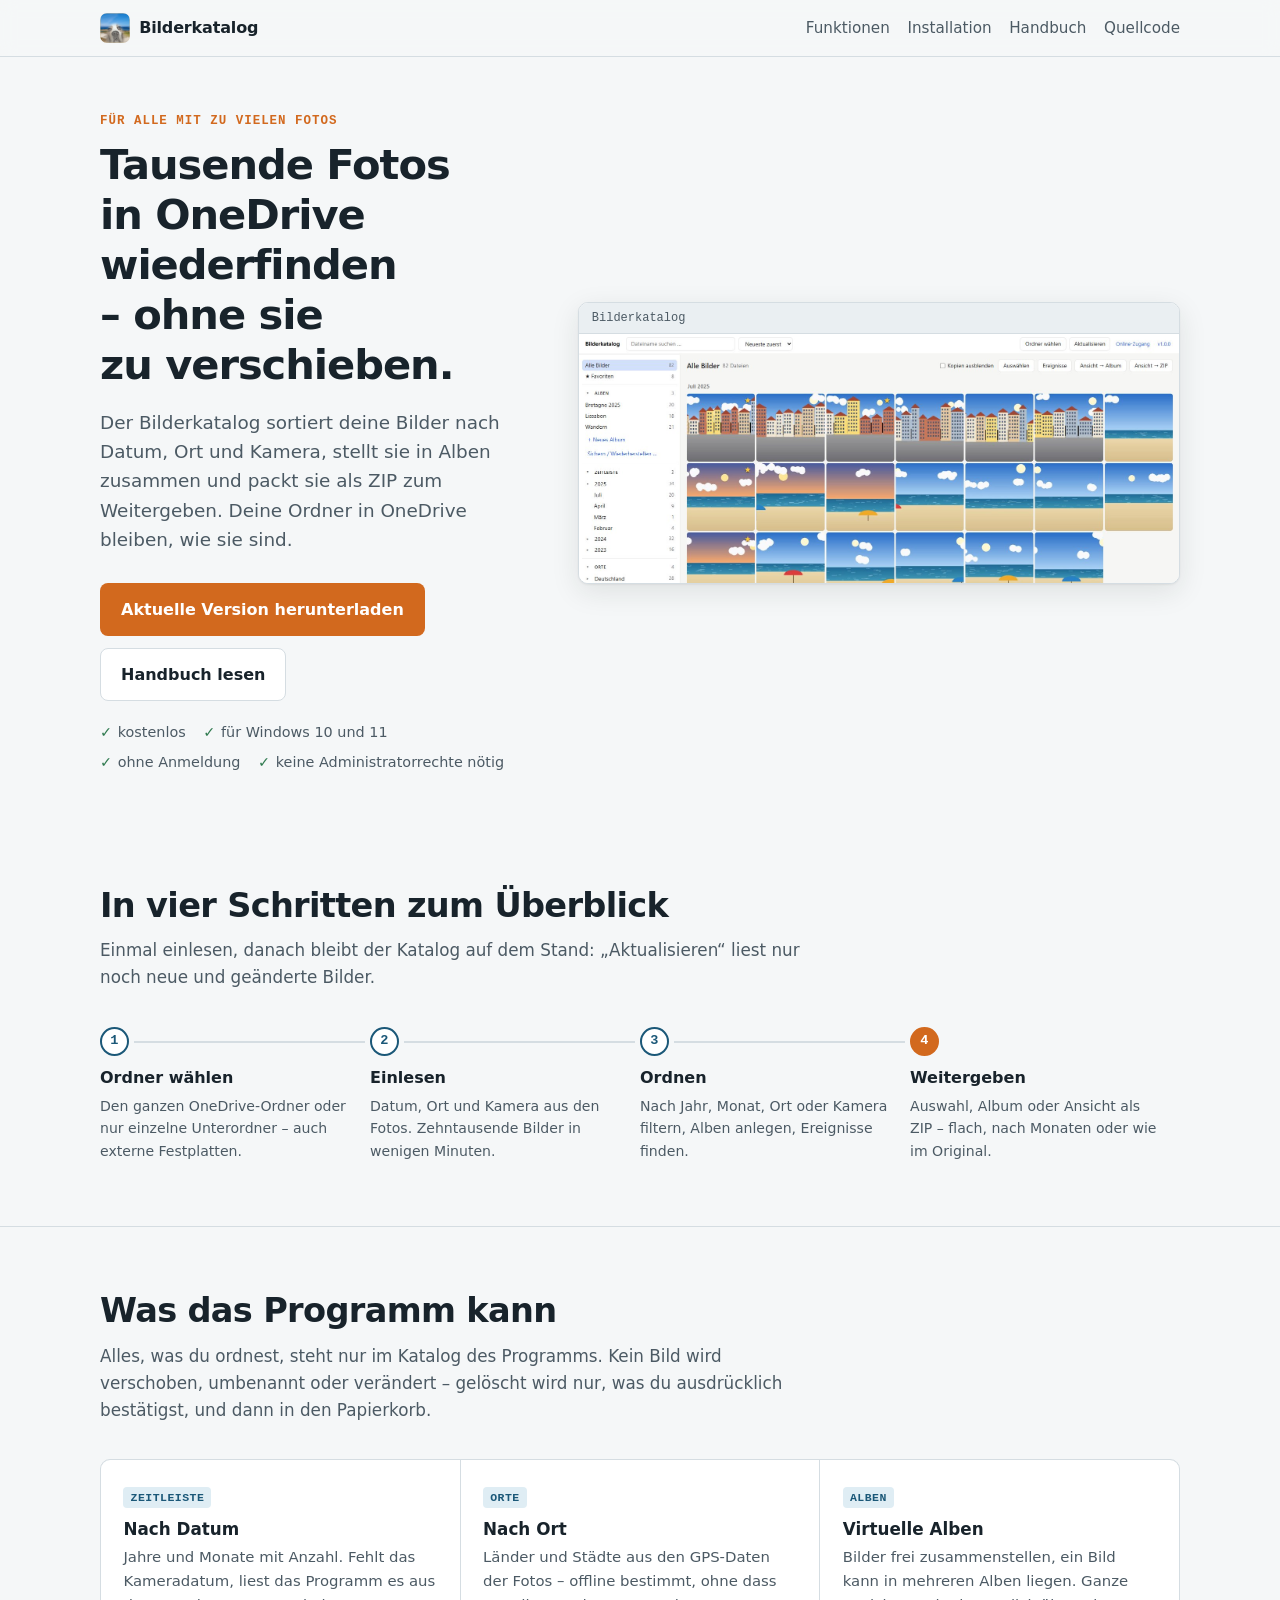
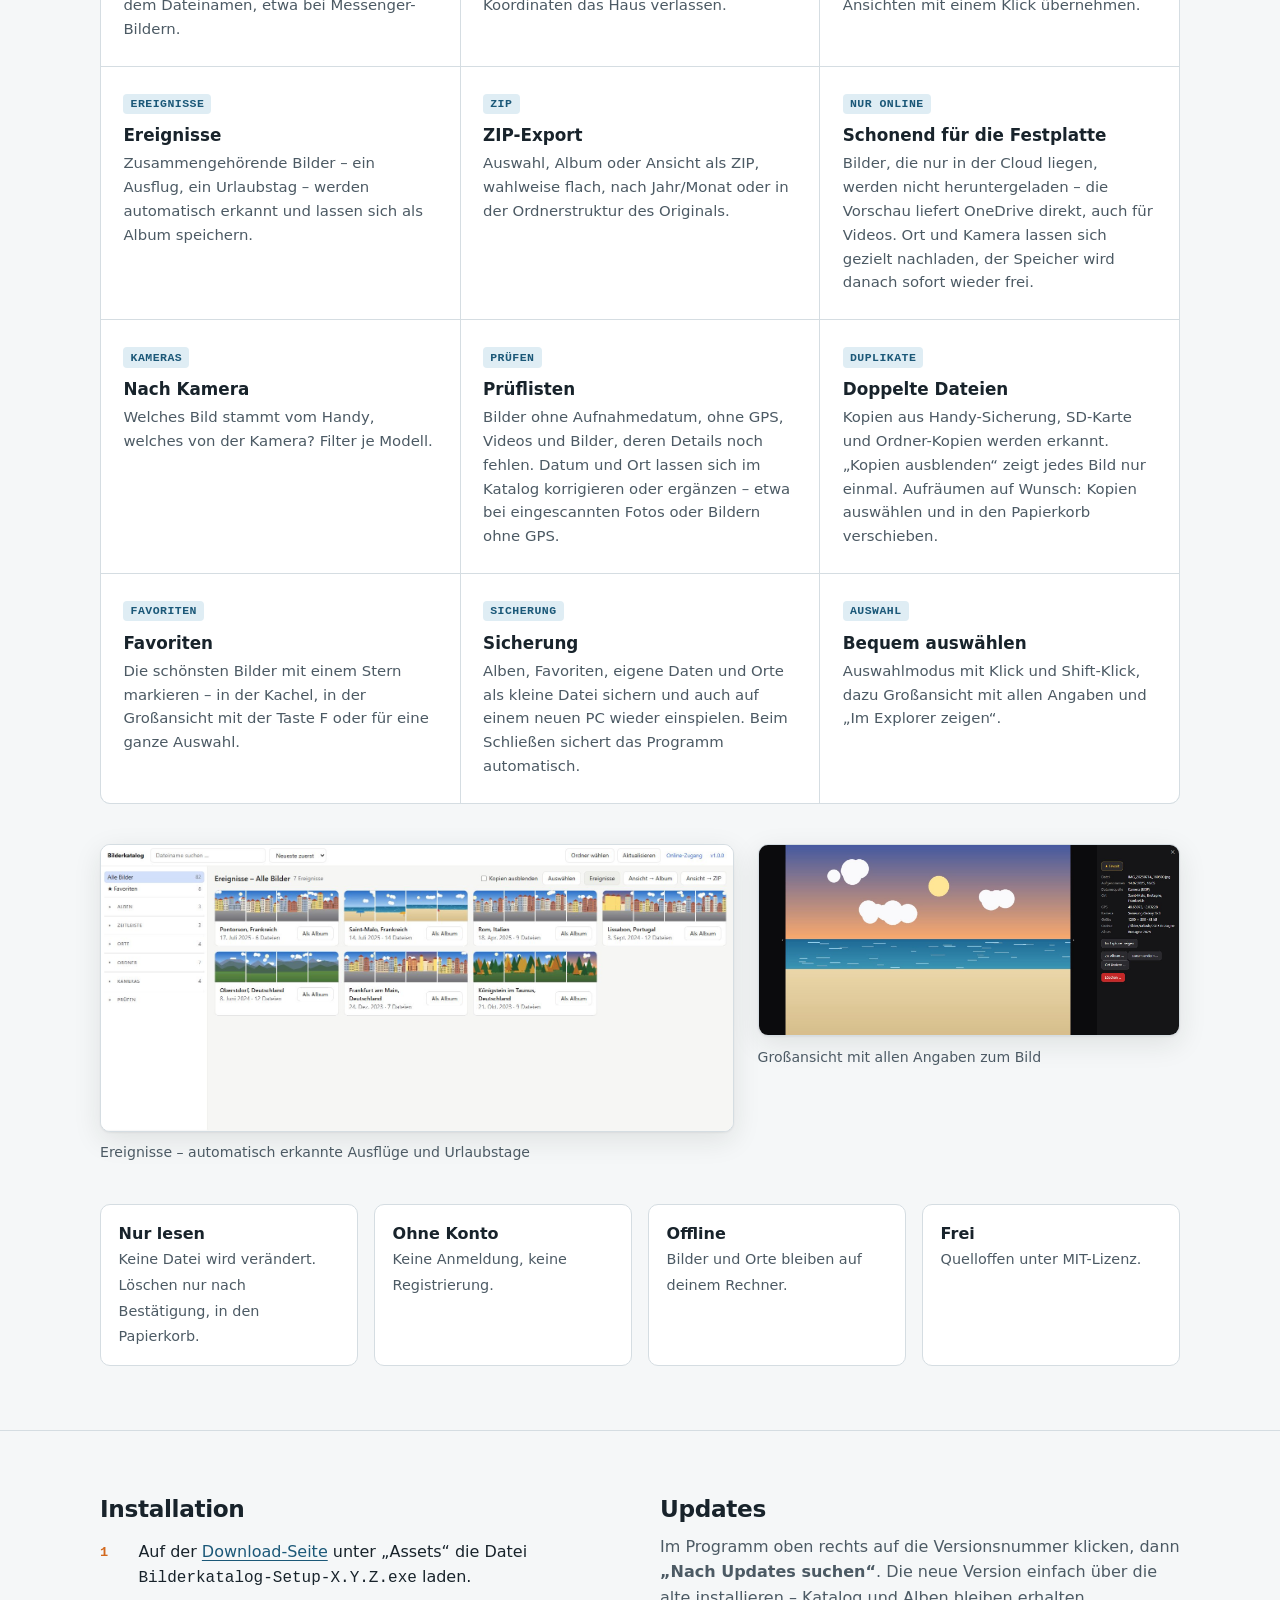
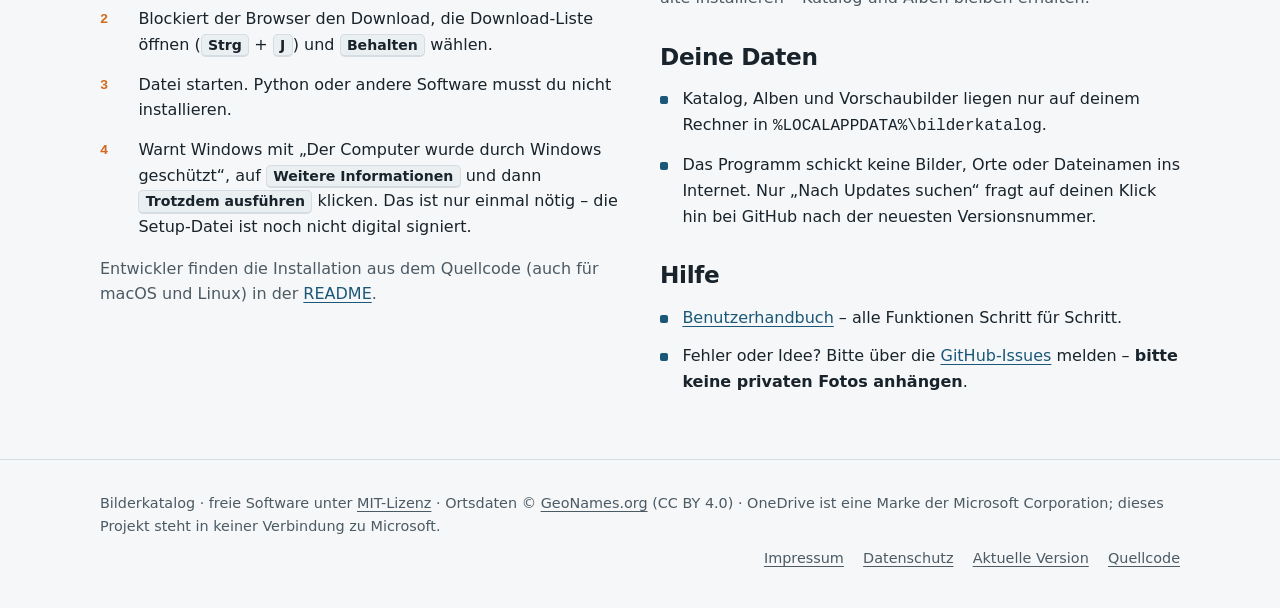
<file: docs/index.html>
<!doctype html>
<html lang="de">
<head>
<meta charset="utf-8">
<meta name="viewport" content="width=device-width, initial-scale=1, viewport-fit=cover">
<title>Bilderkatalog – tausende Fotos in OneDrive ordnen, ohne sie zu verschieben</title>
<meta name="description" content="Kostenloses Windows-Programm: Fotos in OneDrive und anderen Ordnern nach Datum, Ort und Kamera sortieren, in Alben zusammenstellen und als ZIP exportieren. Ohne Anmeldung, die Bilder bleiben unverändert.">
<link rel="canonical" href="https://mbruver-source.github.io/bilderkatalog/">
<meta property="og:type" content="website">
<meta property="og:locale" content="de_DE">
<meta property="og:site_name" content="Bilderkatalog">
<meta property="og:title" content="Bilderkatalog – tausende Fotos in OneDrive ordnen, ohne sie zu verschieben">
<meta property="og:description" content="Fotos nach Datum, Ort und Kamera sortieren, in Alben zusammenstellen und als ZIP exportieren. Kostenlos, ohne Anmeldung, die Bilder bleiben unverändert.">
<meta property="og:url" content="https://mbruver-source.github.io/bilderkatalog/">
<meta property="og:image" content="https://mbruver-source.github.io/bilderkatalog/bilder/hauptfenster.jpg">
<meta property="og:image:width" content="1536">
<meta property="og:image:height" content="639">
<meta property="og:image:alt" content="Hauptfenster des Bilderkatalogs mit Seitenleiste und Bildraster">
<link rel="icon" type="image/png" href="favicon.png">
<link rel="apple-touch-icon" href="favicon.png">
<link rel="stylesheet" href="assets/site.css">
</head>
<body>

<header class="kopf">
  <div class="huelle">
    <a class="marke" href="index.html"><img class="marke-bild" src="favicon.png" alt="" width="30" height="30">Bilderkatalog</a>
    <nav class="navi" aria-label="Hauptnavigation">
      <a href="#funktionen">Funktionen</a>
      <a href="#installation">Installation</a>
      <a href="handbuch.html">Handbuch</a>
      <a href="https://github.com/mbruver-source/bilderkatalog">Quellcode</a>
    </nav>
  </div>
</header>

<main>

<section class="start">
  <div class="huelle">
    <div>
      <p class="stichwort">Für alle mit zu vielen Fotos</p>
      <h1>Tausende Fotos in OneDrive wiederfinden – ohne sie zu verschieben.</h1>
      <p class="lead">Der Bilderkatalog sortiert deine Bilder nach Datum, Ort und Kamera, stellt sie in Alben zusammen und packt sie als ZIP zum Weitergeben. Deine Ordner in OneDrive bleiben, wie sie sind.</p>
      <div class="aktionen">
        <a class="knopf knopf-haupt" href="https://github.com/mbruver-source/bilderkatalog/releases/latest">Aktuelle Version herunterladen</a>
        <a class="knopf knopf-neben" href="handbuch.html">Handbuch lesen</a>
      </div>
      <ul class="fakten">
        <li>kostenlos</li>
        <li>für Windows 10 und 11</li>
        <li>ohne Anmeldung</li>
        <li>keine Administratorrechte nötig</li>
      </ul>
    </div>

    <figure class="fenster" style="margin:0">
      <div class="fenster-leiste" aria-hidden="true"><span>Bilderkatalog</span></div>
      <img src="bilder/hauptfenster.jpg" alt="Hauptfenster: links Alben, Zeitleiste und Orte, rechts das Bildraster nach Monaten" width="1536" height="639">
    </figure>
  </div>
</section>

<section class="abschnitt" id="ablauf">
  <div class="huelle">
    <div class="abschnitt-kopf">
      <h2>In vier Schritten zum Überblick</h2>
      <p>Einmal einlesen, danach bleibt der Katalog auf dem Stand: „Aktualisieren“ liest nur noch neue und geänderte Bilder.</p>
    </div>
    <ol class="ablauf vier">
      <li><strong>Ordner wählen</strong><span>Den ganzen OneDrive-Ordner oder nur einzelne Unterordner – auch externe Festplatten.</span></li>
      <li><strong>Einlesen</strong><span>Datum, Ort und Kamera aus den Fotos. Zehntausende Bilder in wenigen Minuten.</span></li>
      <li><strong>Ordnen</strong><span>Nach Jahr, Monat, Ort oder Kamera filtern, Alben anlegen, Ereignisse finden.</span></li>
      <li><strong>Weitergeben</strong><span>Auswahl, Album oder Ansicht als ZIP – flach, nach Monaten oder wie im Original.</span></li>
    </ol>
  </div>
</section>

<section class="abschnitt" id="funktionen">
  <div class="huelle">
    <div class="abschnitt-kopf">
      <h2>Was das Programm kann</h2>
      <p>Alles, was du ordnest, steht nur im Katalog des Programms. Kein Bild wird verschoben, umbenannt oder verändert – gelöscht wird nur, was du ausdrücklich bestätigst, und dann in den Papierkorb.</p>
    </div>
    <div class="funktionen">
      <article class="funktion"><span class="kuerzel">ZEITLEISTE</span><h3>Nach Datum</h3><p>Jahre und Monate mit Anzahl. Fehlt das Kameradatum, liest das Programm es aus dem Dateinamen, etwa bei Messenger-Bildern.</p></article>
      <article class="funktion"><span class="kuerzel">ORTE</span><h3>Nach Ort</h3><p>Länder und Städte aus den GPS-Daten der Fotos – offline bestimmt, ohne dass Koordinaten das Haus verlassen.</p></article>
      <article class="funktion"><span class="kuerzel">ALBEN</span><h3>Virtuelle Alben</h3><p>Bilder frei zusammenstellen, ein Bild kann in mehreren Alben liegen. Ganze Ansichten mit einem Klick übernehmen.</p></article>
      <article class="funktion"><span class="kuerzel">EREIGNISSE</span><h3>Ereignisse</h3><p>Zusammengehörende Bilder – ein Ausflug, ein Urlaubstag – werden automatisch erkannt und lassen sich als Album speichern.</p></article>
      <article class="funktion"><span class="kuerzel">ZIP</span><h3>ZIP-Export</h3><p>Auswahl, Album oder Ansicht als ZIP, wahlweise flach, nach Jahr/Monat oder in der Ordnerstruktur des Originals.</p></article>
      <article class="funktion"><span class="kuerzel">NUR ONLINE</span><h3>Schonend für die Festplatte</h3><p>Bilder, die nur in der Cloud liegen, werden nicht heruntergeladen – die Vorschau liefert OneDrive direkt, auch für Videos. Ort und Kamera lassen sich gezielt nachladen, der Speicher wird danach sofort wieder frei.</p></article>
      <article class="funktion"><span class="kuerzel">KAMERAS</span><h3>Nach Kamera</h3><p>Welches Bild stammt vom Handy, welches von der Kamera? Filter je Modell.</p></article>
      <article class="funktion"><span class="kuerzel">PRÜFEN</span><h3>Prüflisten</h3><p>Bilder ohne Aufnahmedatum, ohne GPS, Videos und Bilder, deren Details noch fehlen. Datum und Ort lassen sich im Katalog korrigieren oder ergänzen – etwa bei eingescannten Fotos oder Bildern ohne GPS.</p></article>
      <article class="funktion"><span class="kuerzel">DUPLIKATE</span><h3>Doppelte Dateien</h3><p>Kopien aus Handy-Sicherung, SD-Karte und Ordner-Kopien werden erkannt. „Kopien ausblenden“ zeigt jedes Bild nur einmal. Aufräumen auf Wunsch: Kopien auswählen und in den Papierkorb verschieben.</p></article>
      <article class="funktion"><span class="kuerzel">FAVORITEN</span><h3>Favoriten</h3><p>Die schönsten Bilder mit einem Stern markieren – in der Kachel, in der Großansicht mit der Taste F oder für eine ganze Auswahl.</p></article>
      <article class="funktion"><span class="kuerzel">SICHERUNG</span><h3>Sicherung</h3><p>Alben, Favoriten, eigene Daten und Orte als kleine Datei sichern und auch auf einem neuen PC wieder einspielen. Beim Schließen sichert das Programm automatisch.</p></article>
      <article class="funktion"><span class="kuerzel">AUSWAHL</span><h3>Bequem auswählen</h3><p>Auswahlmodus mit Klick und Shift-Klick, dazu Großansicht mit allen Angaben und „Im Explorer zeigen“.</p></article>
    </div>

    <div class="bilder">
      <figure>
        <div class="fenster"><img src="bilder/ereignisse.jpg" alt="Ereignisse: zusammengehörende Bilder mit Ort, Datum und Anzahl" loading="lazy" width="1536" height="695"></div>
        <figcaption>Ereignisse – automatisch erkannte Ausflüge und Urlaubstage</figcaption>
      </figure>
      <figure>
        <div class="fenster"><img src="bilder/grossansicht.jpg" alt="Großansicht eines Bildes mit Aufnahmezeit, Ort, GPS, Kamera und Alben" loading="lazy" width="1536" height="695"></div>
        <figcaption>Großansicht mit allen Angaben zum Bild</figcaption>
      </figure>
    </div>

    <div class="versprechen">
      <div><strong>Nur lesen</strong><span>Keine Datei wird verändert. Löschen nur nach Bestätigung, in den Papierkorb.</span></div>
      <div><strong>Ohne Konto</strong><span>Keine Anmeldung, keine Registrierung.</span></div>
      <div><strong>Offline</strong><span>Bilder und Orte bleiben auf deinem Rechner.</span></div>
      <div><strong>Frei</strong><span>Quelloffen unter MIT-Lizenz.</span></div>
    </div>
  </div>
</section>

<section class="abschnitt" id="installation">
  <div class="huelle zwei">
    <div class="block">
      <h2>Installation</h2>
      <ol class="install">
        <li><span>Auf der <a href="https://github.com/mbruver-source/bilderkatalog/releases/latest">Download-Seite</a> unter „Assets“ die Datei <code>Bilderkatalog-Setup-X.Y.Z.exe</code> laden.</span></li>
        <li><span>Blockiert der Browser den Download, die Download-Liste öffnen (<span class="taste">Strg</span> + <span class="taste">J</span>) und <span class="taste">Behalten</span> wählen.</span></li>
        <li><span>Datei starten. Python oder andere Software musst du nicht installieren.</span></li>
        <li><span>Warnt Windows mit „Der Computer wurde durch Windows geschützt“, auf <span class="taste">Weitere Informationen</span> und dann <span class="taste">Trotzdem ausführen</span> klicken. Das ist nur einmal nötig – die Setup-Datei ist noch nicht digital signiert.</span></li>
      </ol>
      <p style="margin-top:1rem">Entwickler finden die Installation aus dem Quellcode (auch für macOS und Linux) in der <a href="https://github.com/mbruver-source/bilderkatalog#installation-für-entwickler-alle-systeme">README</a>.</p>
    </div>
    <div class="block">
      <h2>Updates</h2>
      <p>Im Programm oben rechts auf die Versionsnummer klicken, dann <strong>„Nach Updates suchen“</strong>. Die neue Version einfach über die alte installieren – Katalog und Alben bleiben erhalten.</p>
      <h2 style="margin-top:2rem">Deine Daten</h2>
      <ul class="liste">
        <li>Katalog, Alben und Vorschaubilder liegen nur auf deinem Rechner in <code>%LOCALAPPDATA%\bilderkatalog</code>.</li>
        <li>Das Programm schickt keine Bilder, Orte oder Dateinamen ins Internet. Nur „Nach Updates suchen“ fragt auf deinen Klick hin bei GitHub nach der neuesten Versionsnummer.</li>
      </ul>
      <h2 style="margin-top:2rem">Hilfe</h2>
      <ul class="liste">
        <li><a href="handbuch.html">Benutzerhandbuch</a> – alle Funktionen Schritt für Schritt.</li>
        <li>Fehler oder Idee? Bitte über die <a href="https://github.com/mbruver-source/bilderkatalog/issues">GitHub-Issues</a> melden – <strong>bitte keine privaten Fotos anhängen</strong>.</li>
      </ul>
    </div>
  </div>
</section>

</main>

<footer class="fuss">
  <div class="huelle">
    <span>Bilderkatalog · freie Software unter <a href="https://github.com/mbruver-source/bilderkatalog/blob/main/LICENSE">MIT-Lizenz</a> · Ortsdaten © <a href="https://www.geonames.org">GeoNames.org</a> (CC BY 4.0) · OneDrive ist eine Marke der Microsoft Corporation; dieses Projekt steht in keiner Verbindung zu Microsoft.</span>
    <nav aria-label="Weitere Links">
      <a href="impressum.html">Impressum</a>
      <a href="datenschutz.html">Datenschutz</a>
      <a href="https://github.com/mbruver-source/bilderkatalog/releases/latest">Aktuelle Version</a>
      <a href="https://github.com/mbruver-source/bilderkatalog">Quellcode</a>
    </nav>
  </div>
</footer>

</body>
</html>
</file>
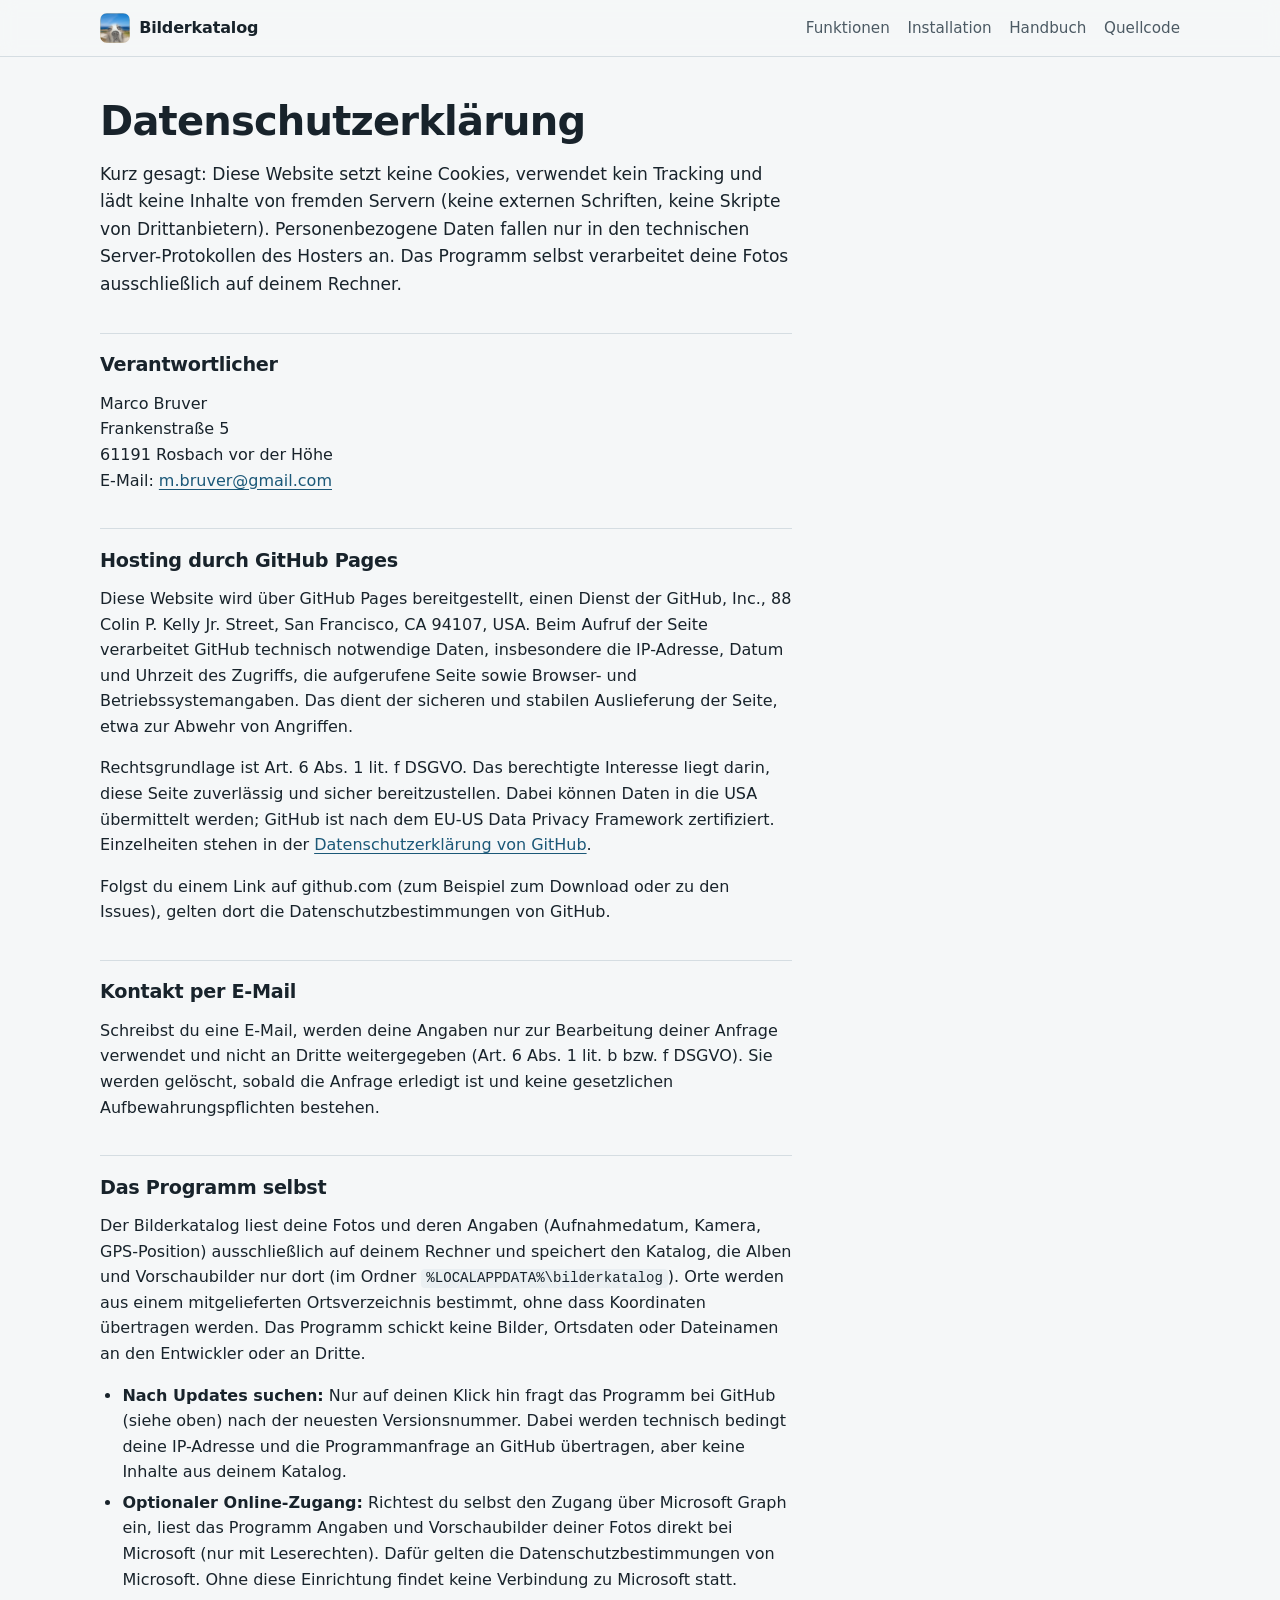
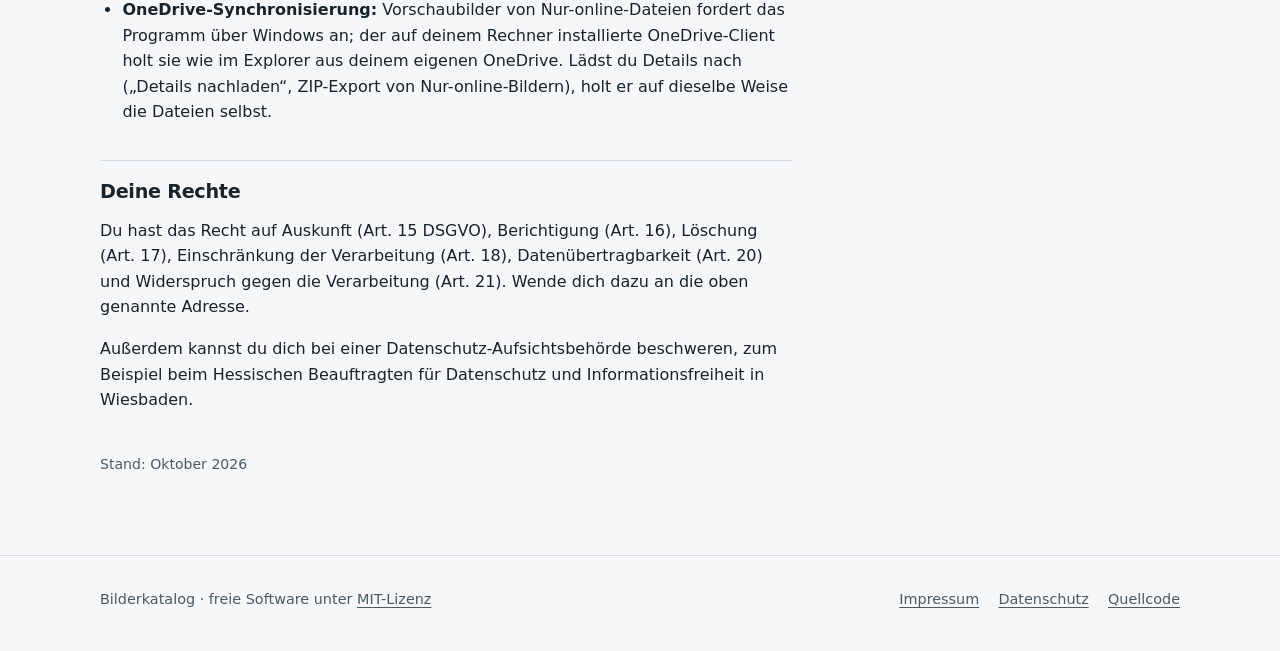
<file: docs/datenschutz.html>
<!doctype html>
<html lang="de">
<head>
<meta charset="utf-8">
<meta name="viewport" content="width=device-width, initial-scale=1, viewport-fit=cover">
<title>Datenschutz · Bilderkatalog</title>
<meta name="robots" content="noindex">
<link rel="icon" type="image/png" href="favicon.png">
<link rel="apple-touch-icon" href="favicon.png">
<link rel="stylesheet" href="assets/site.css">
</head>
<body>

<header class="kopf">
  <div class="huelle">
    <a class="marke" href="index.html"><img class="marke-bild" src="favicon.png" alt="" width="30" height="30">Bilderkatalog</a>
    <nav class="navi" aria-label="Hauptnavigation">
      <a href="index.html#funktionen">Funktionen</a>
      <a href="index.html#installation">Installation</a>
      <a href="handbuch.html">Handbuch</a>
      <a href="https://github.com/mbruver-source/bilderkatalog">Quellcode</a>
    </nav>
  </div>
</header>

<main class="rechtliches">
  <div class="huelle">
    <article class="doku">
      <h1>Datenschutzerklärung</h1>
      <p>Kurz gesagt: Diese Website setzt keine Cookies, verwendet kein Tracking und lädt keine Inhalte von fremden Servern (keine externen Schriften, keine Skripte von Drittanbietern). Personenbezogene Daten fallen nur in den technischen Server-Protokollen des Hosters an. Das Programm selbst verarbeitet deine Fotos ausschließlich auf deinem Rechner.</p>

      <h2>Verantwortlicher</h2>
      <p>Marco Bruver<br>Frankenstraße 5<br>61191 Rosbach vor der Höhe<br>E-Mail: <span class="kontakt-mail" data-u="revurb.m" data-d="moc.liamg">m.bruver [at] gmail [punkt] com</span></p>

      <h2>Hosting durch GitHub Pages</h2>
      <p>Diese Website wird über GitHub Pages bereitgestellt, einen Dienst der GitHub, Inc., 88 Colin P. Kelly Jr. Street, San Francisco, CA 94107, USA. Beim Aufruf der Seite verarbeitet GitHub technisch notwendige Daten, insbesondere die IP-Adresse, Datum und Uhrzeit des Zugriffs, die aufgerufene Seite sowie Browser- und Betriebssystemangaben. Das dient der sicheren und stabilen Auslieferung der Seite, etwa zur Abwehr von Angriffen.</p>
      <p>Rechtsgrundlage ist Art. 6 Abs. 1 lit. f DSGVO. Das berechtigte Interesse liegt darin, diese Seite zuverlässig und sicher bereitzustellen. Dabei können Daten in die USA übermittelt werden; GitHub ist nach dem EU-US Data Privacy Framework zertifiziert. Einzelheiten stehen in der <a href="https://docs.github.com/de/site-policy/privacy-policies/github-general-privacy-statement">Datenschutzerklärung von GitHub</a>.</p>
      <p>Folgst du einem Link auf github.com (zum Beispiel zum Download oder zu den Issues), gelten dort die Datenschutzbestimmungen von GitHub.</p>

      <h2>Kontakt per E-Mail</h2>
      <p>Schreibst du eine E-Mail, werden deine Angaben nur zur Bearbeitung deiner Anfrage verwendet und nicht an Dritte weitergegeben (Art. 6 Abs. 1 lit. b bzw. f DSGVO). Sie werden gelöscht, sobald die Anfrage erledigt ist und keine gesetzlichen Aufbewahrungspflichten bestehen.</p>

      <h2>Das Programm selbst</h2>
      <p>Der Bilderkatalog liest deine Fotos und deren Angaben (Aufnahmedatum, Kamera, GPS-Position) ausschließlich auf deinem Rechner und speichert den Katalog, die Alben und Vorschaubilder nur dort (im Ordner <code>%LOCALAPPDATA%\bilderkatalog</code>). Orte werden aus einem mitgelieferten Ortsverzeichnis bestimmt, ohne dass Koordinaten übertragen werden. Das Programm schickt keine Bilder, Ortsdaten oder Dateinamen an den Entwickler oder an Dritte.</p>
      <ul>
        <li><strong>Nach Updates suchen:</strong> Nur auf deinen Klick hin fragt das Programm bei GitHub (siehe oben) nach der neuesten Versionsnummer. Dabei werden technisch bedingt deine IP-Adresse und die Programmanfrage an GitHub übertragen, aber keine Inhalte aus deinem Katalog.</li>
        <li><strong>Optionaler Online-Zugang:</strong> Richtest du selbst den Zugang über Microsoft Graph ein, liest das Programm Angaben und Vorschaubilder deiner Fotos direkt bei Microsoft (nur mit Leserechten). Dafür gelten die Datenschutzbestimmungen von Microsoft. Ohne diese Einrichtung findet keine Verbindung zu Microsoft statt.</li>
        <li><strong>OneDrive-Synchronisierung:</strong> Vorschaubilder von Nur-online-Dateien fordert das Programm über Windows an; der auf deinem Rechner installierte OneDrive-Client holt sie wie im Explorer aus deinem eigenen OneDrive. Lädst du Details nach („Details nachladen“, ZIP-Export von Nur-online-Bildern), holt er auf dieselbe Weise die Dateien selbst.</li>
      </ul>

      <h2>Deine Rechte</h2>
      <p>Du hast das Recht auf Auskunft (Art. 15 DSGVO), Berichtigung (Art. 16), Löschung (Art. 17), Einschränkung der Verarbeitung (Art. 18), Datenübertragbarkeit (Art. 20) und Widerspruch gegen die Verarbeitung (Art. 21). Wende dich dazu an die oben genannte Adresse.</p>
      <p>Außerdem kannst du dich bei einer Datenschutz-Aufsichtsbehörde beschweren, zum Beispiel beim Hessischen Beauftragten für Datenschutz und Informationsfreiheit in Wiesbaden.</p>

      <p class="stand">Stand: Oktober 2026</p>
    </article>
  </div>
</main>

<footer class="fuss">
  <div class="huelle">
    <span>Bilderkatalog · freie Software unter <a href="https://github.com/mbruver-source/bilderkatalog/blob/main/LICENSE">MIT-Lizenz</a></span>
    <nav aria-label="Weitere Links">
      <a href="impressum.html">Impressum</a>
      <a href="datenschutz.html" aria-current="page">Datenschutz</a>
      <a href="https://github.com/mbruver-source/bilderkatalog">Quellcode</a>
    </nav>
  </div>
</footer>

<script src="assets/kontakt.js"></script>
</body>
</html>
</file>
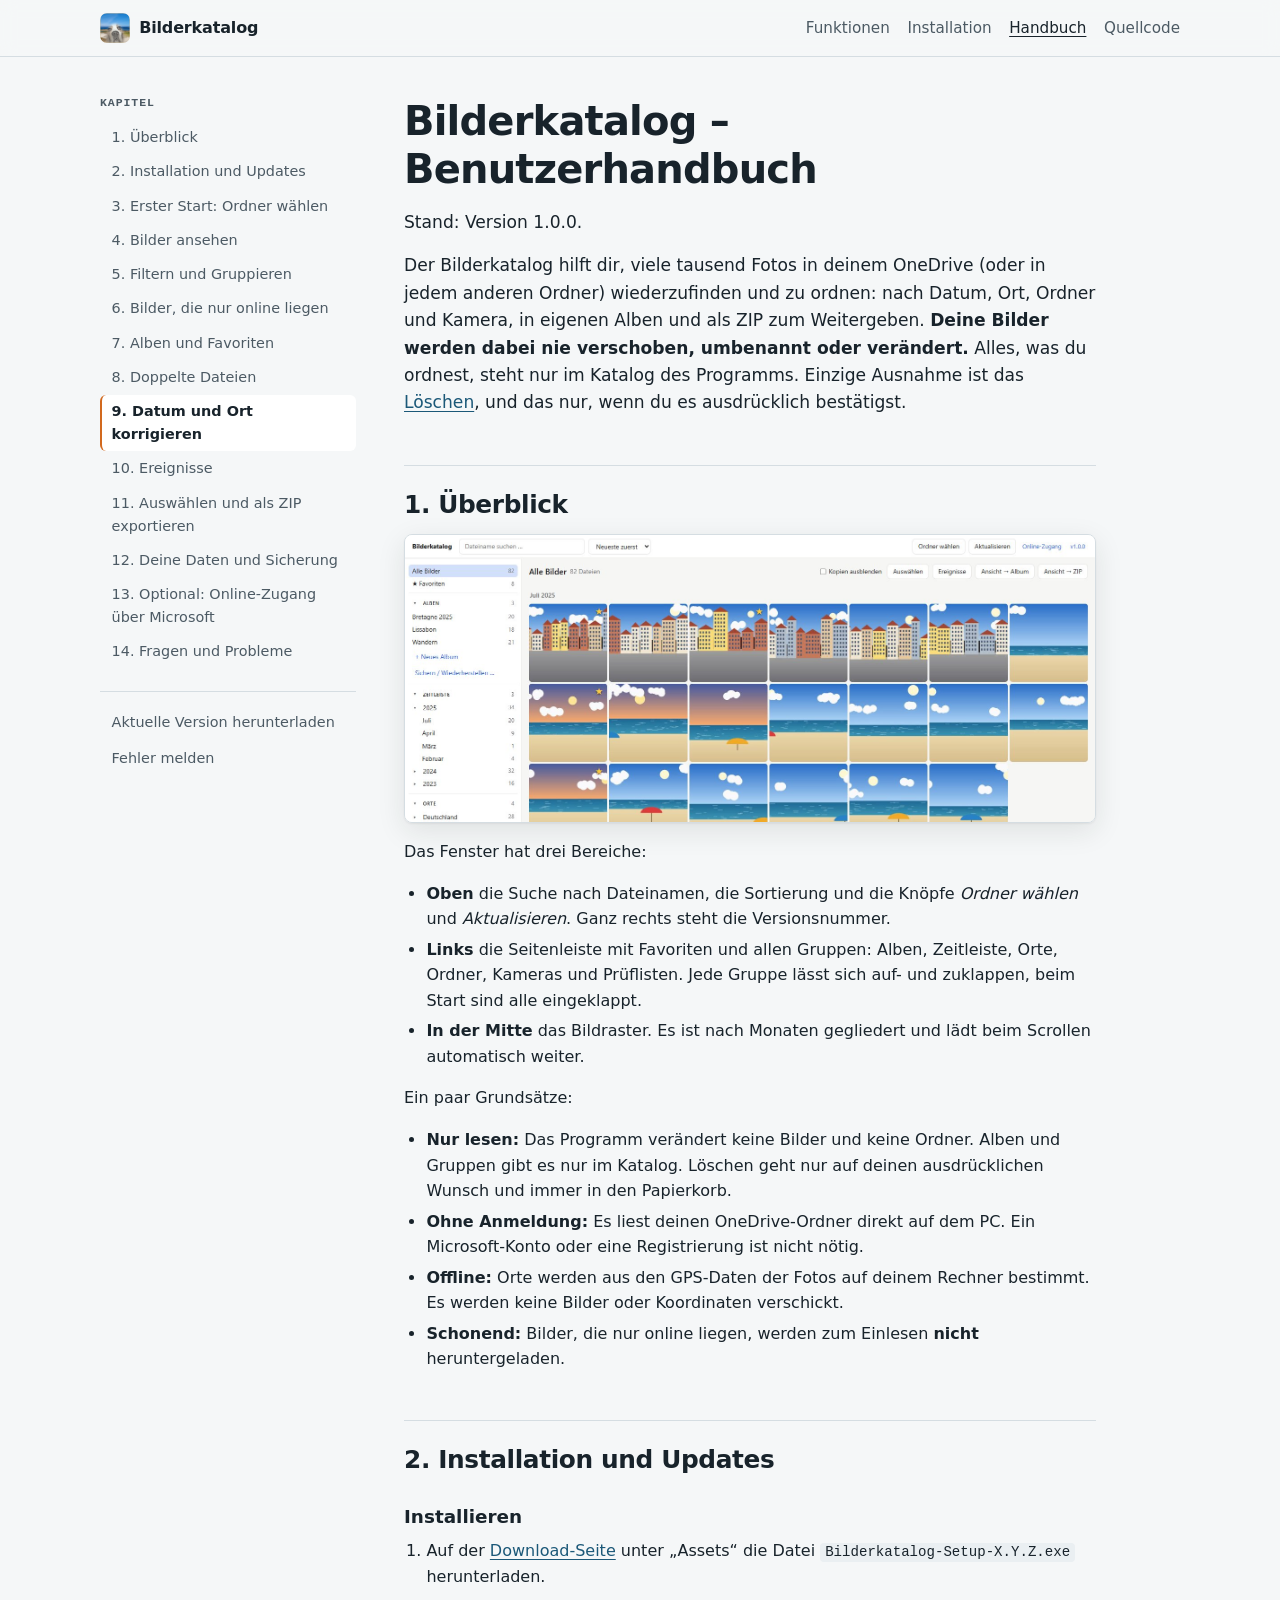
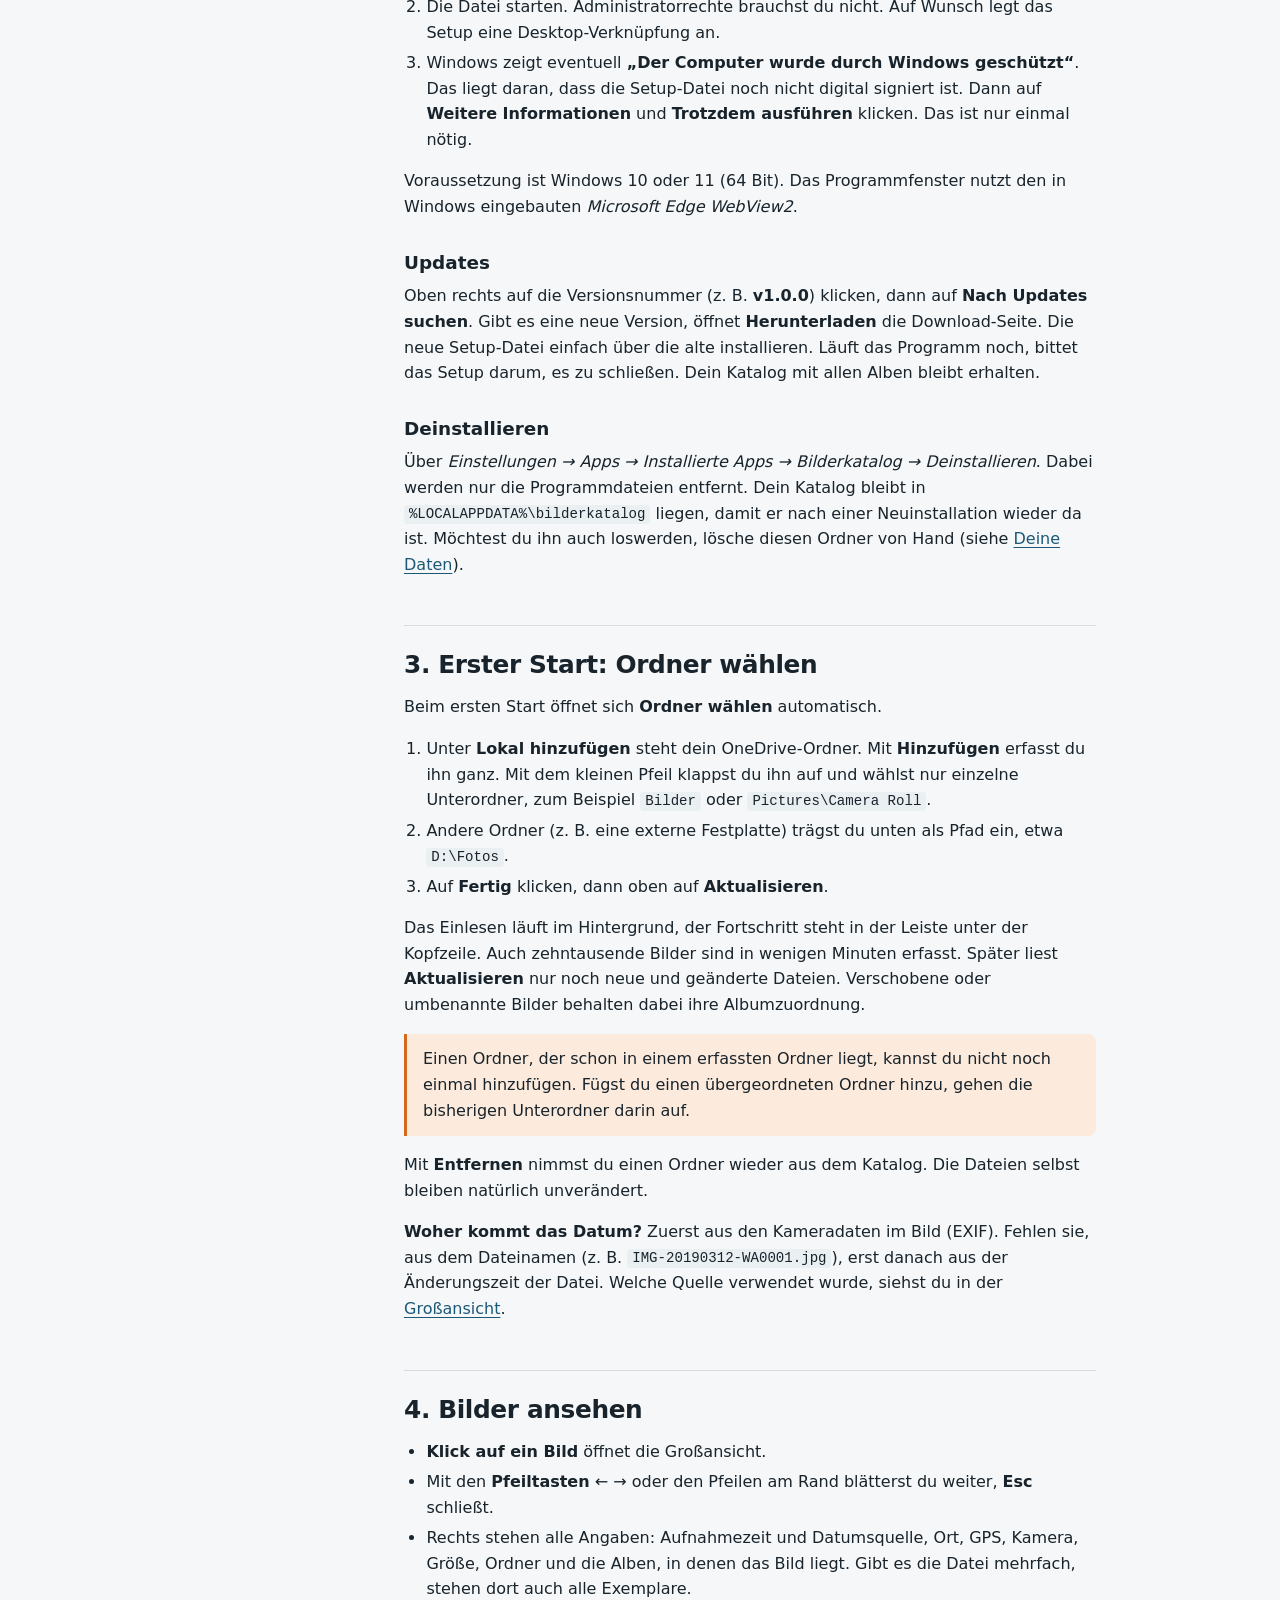
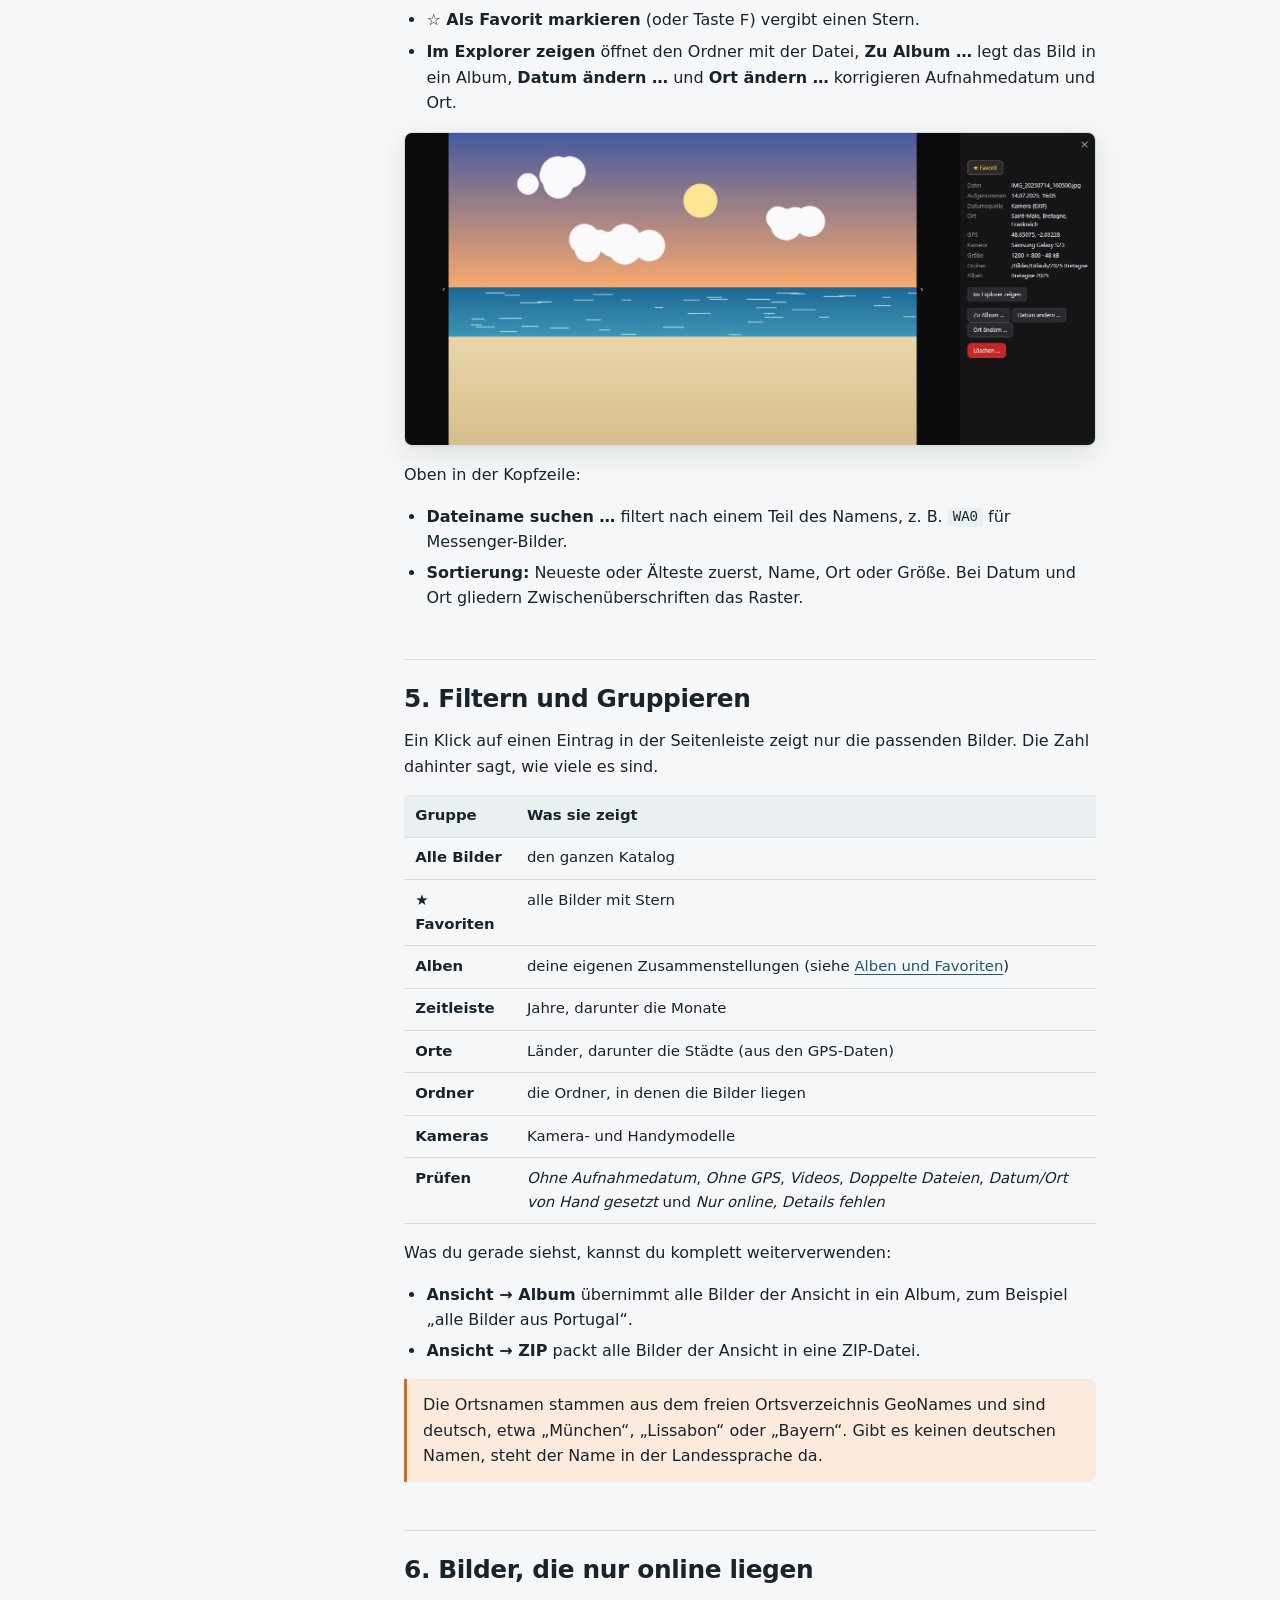
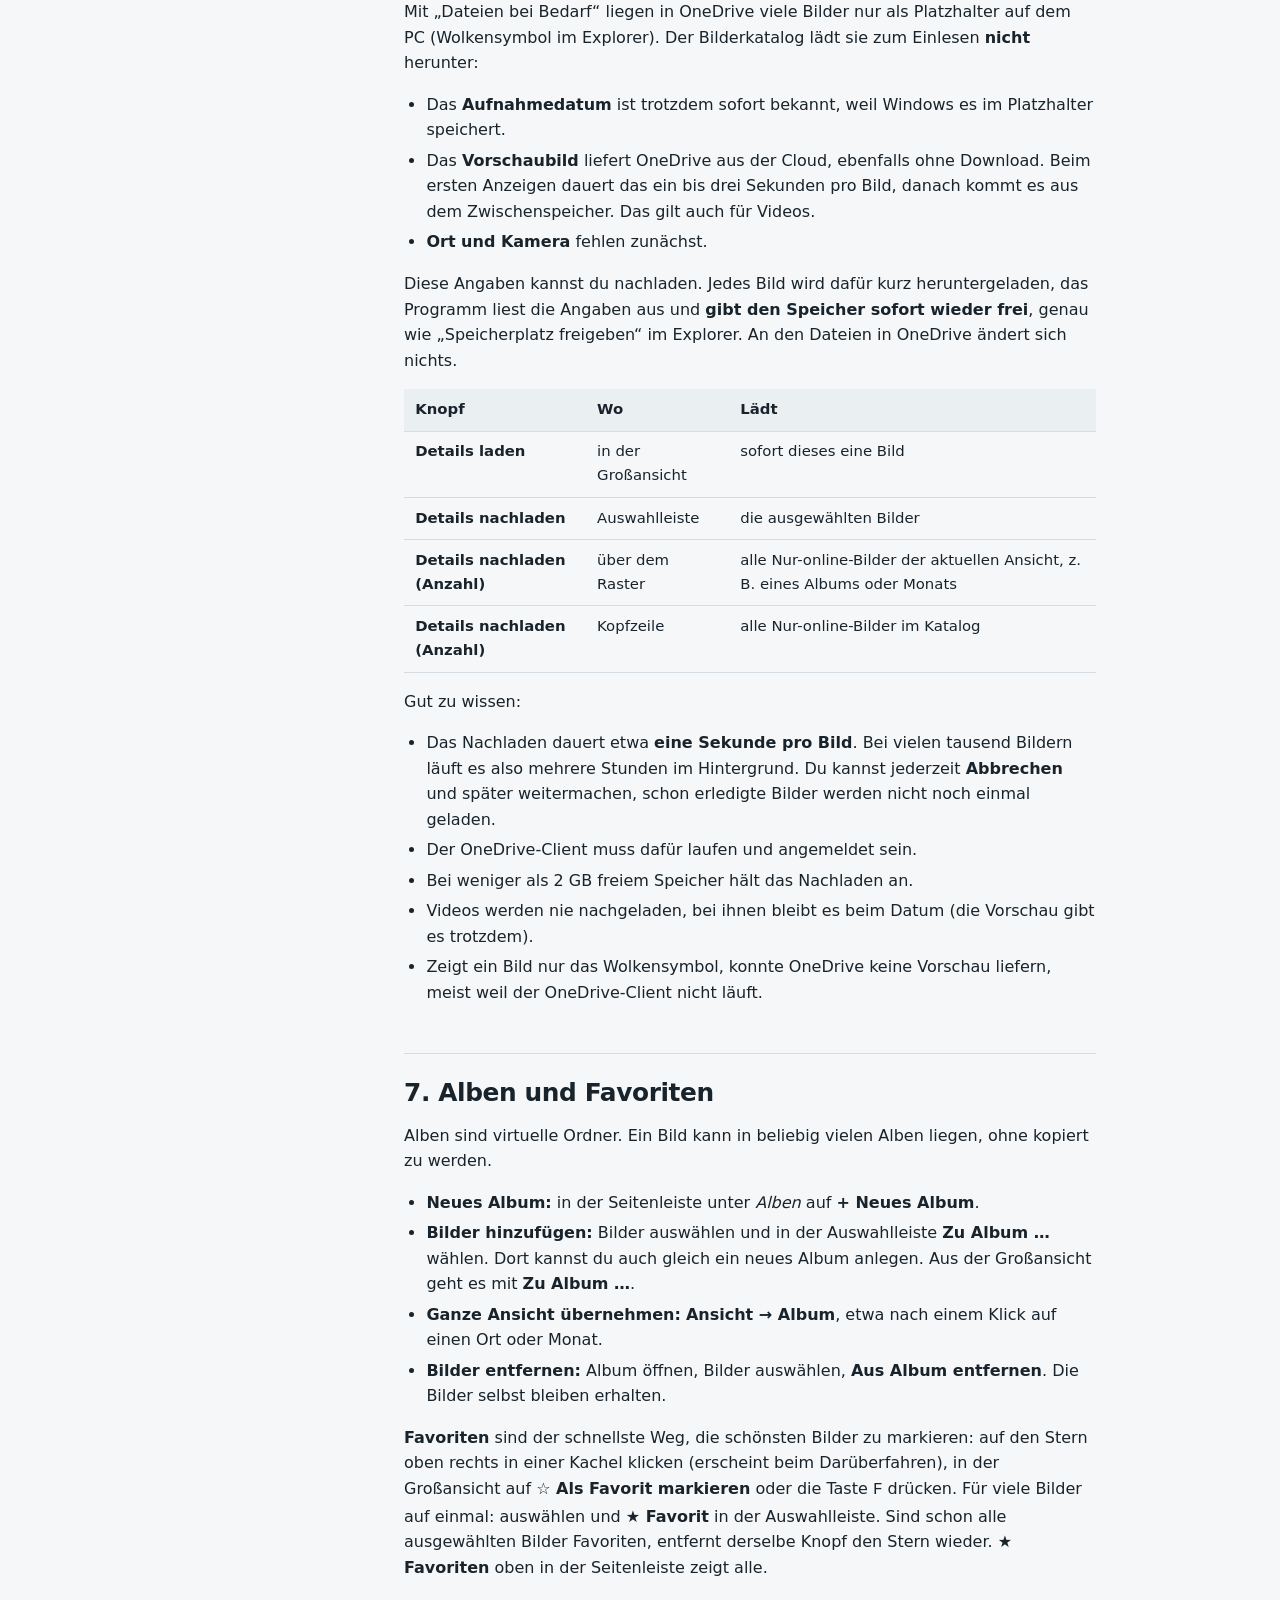
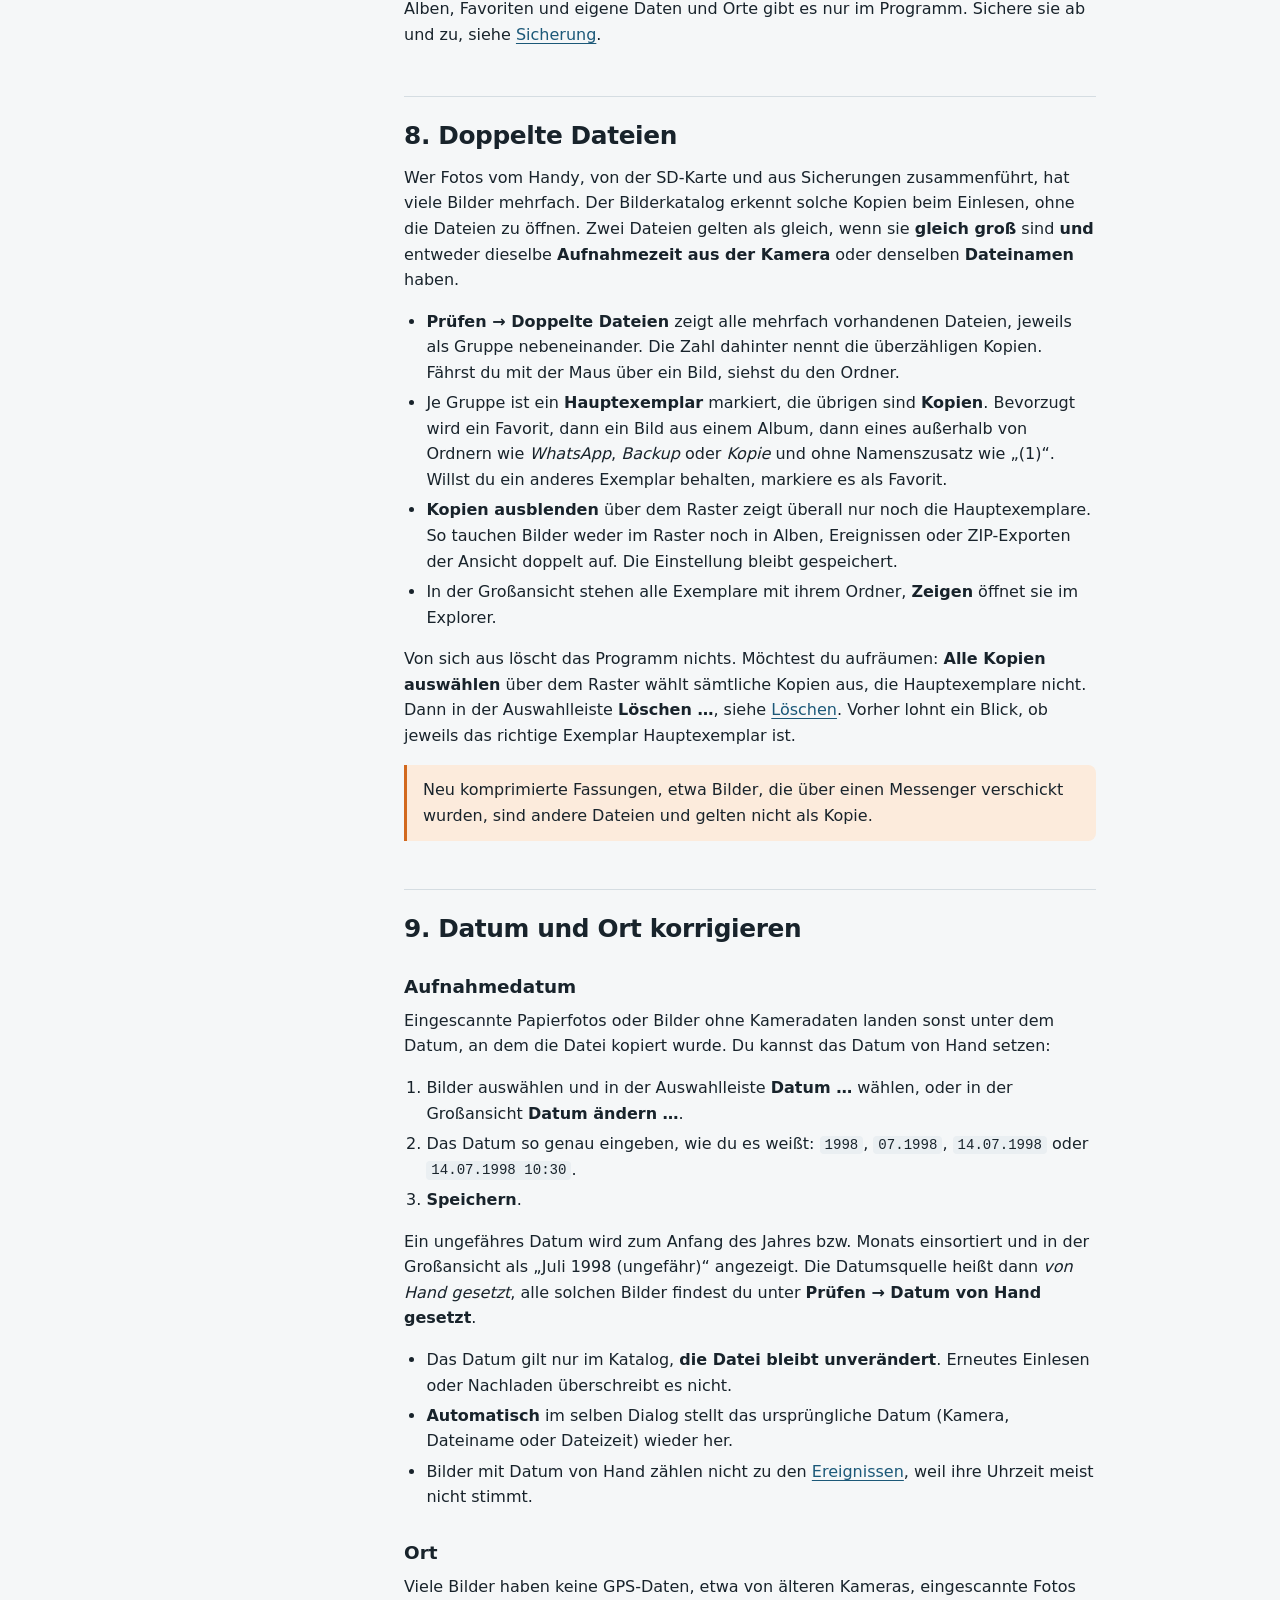
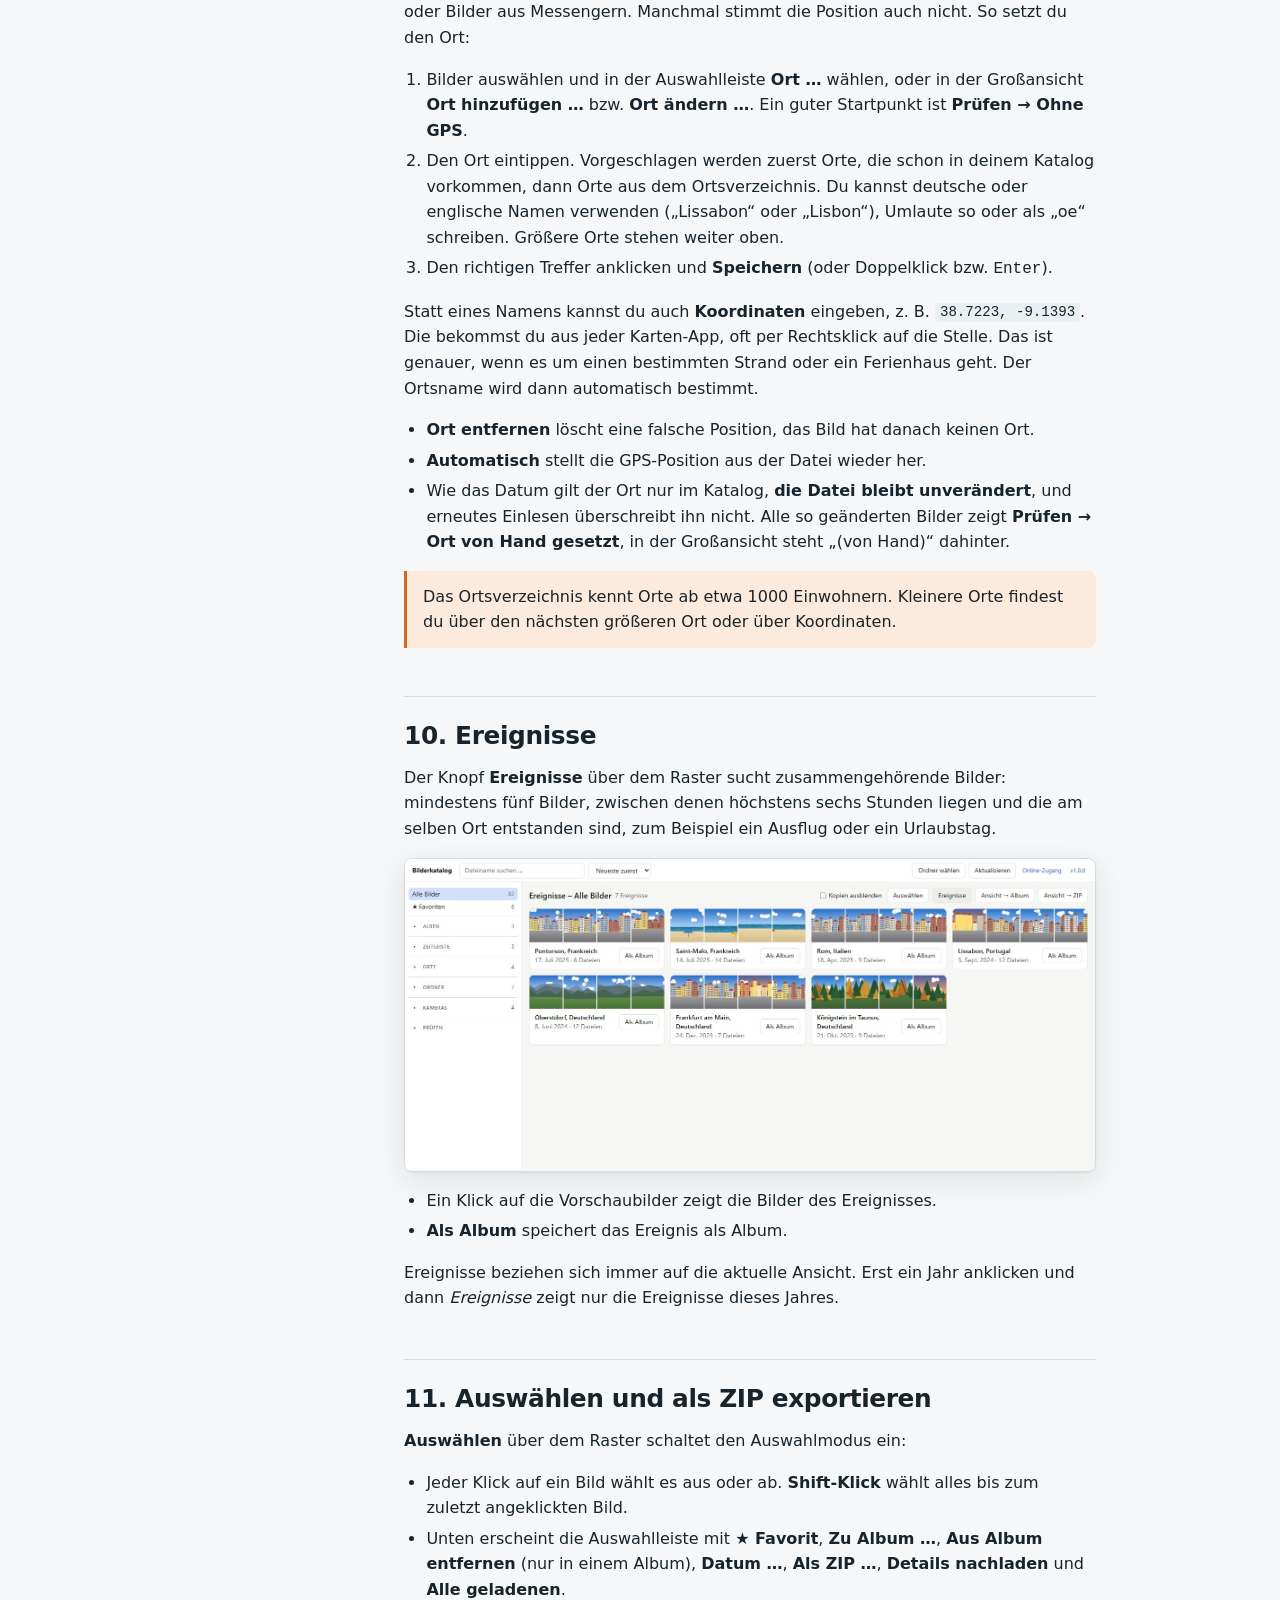
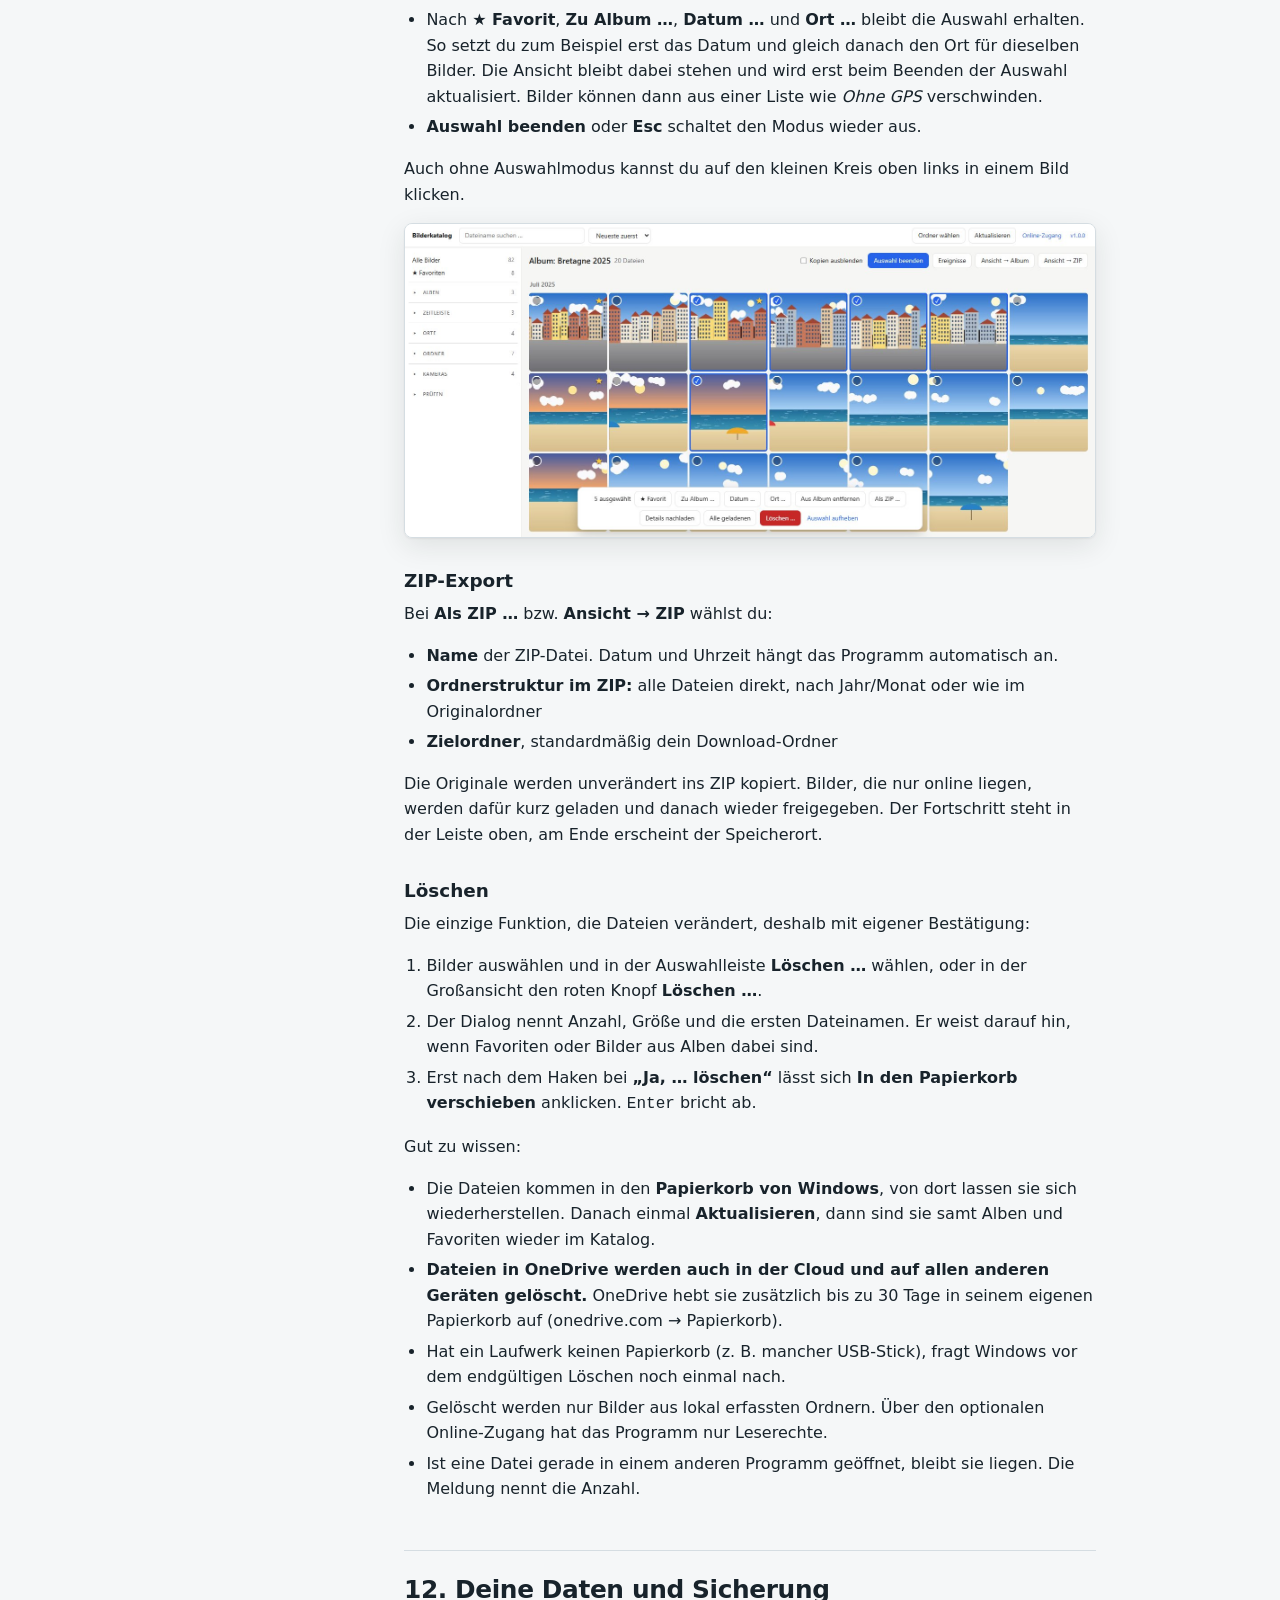
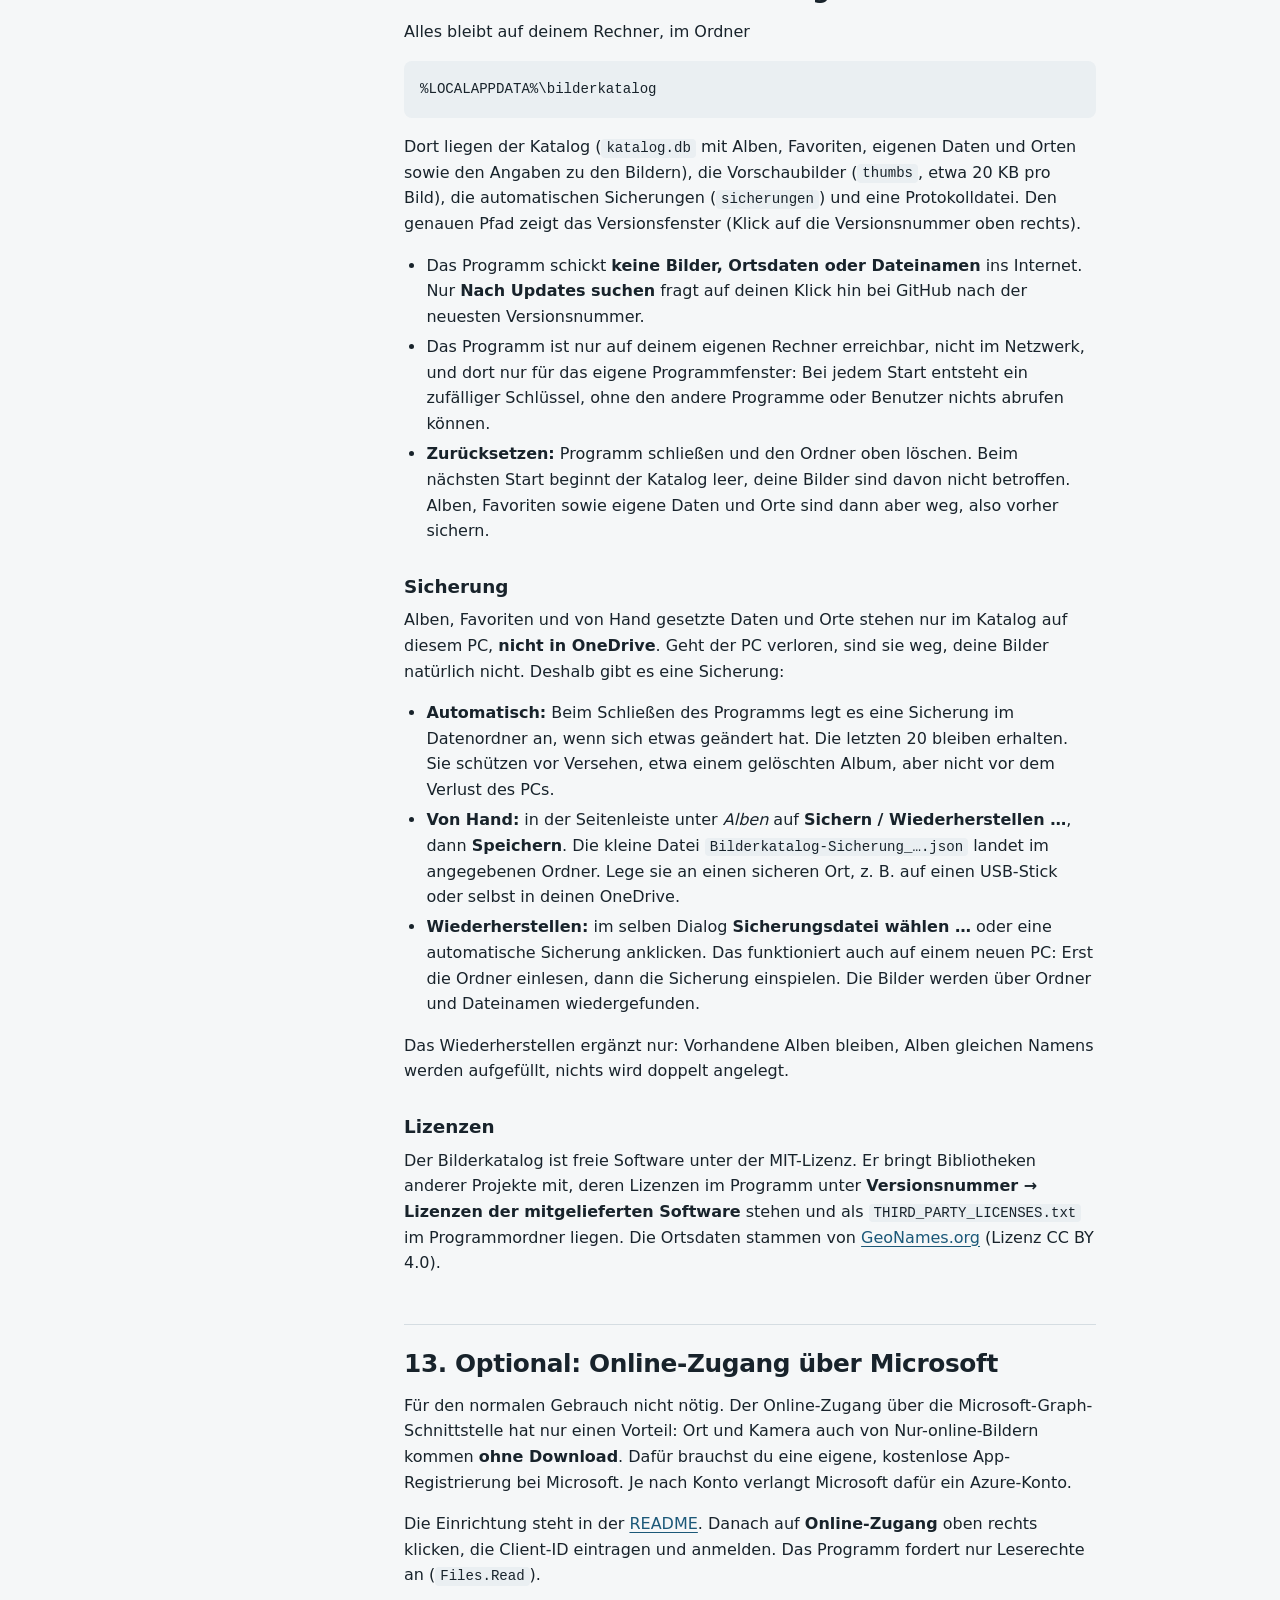
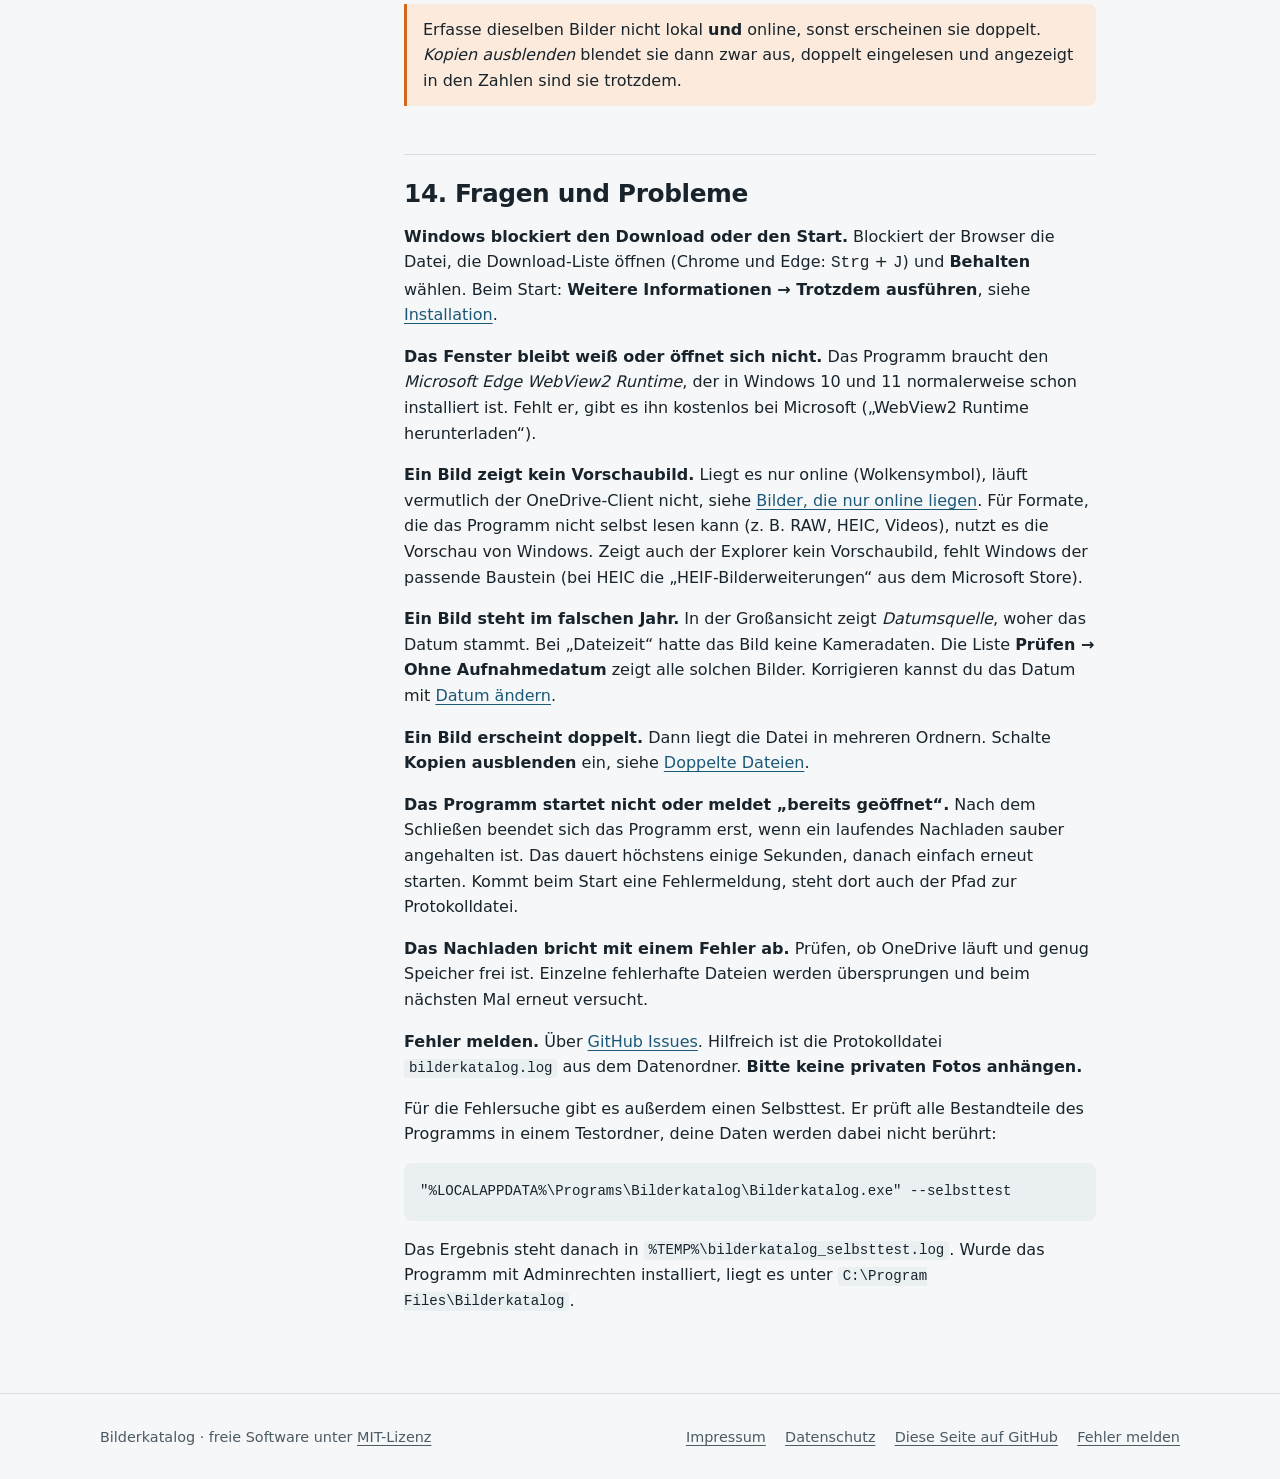
<file: docs/handbuch.html>
<!doctype html>
<html lang="de">
<head>
<meta charset="utf-8">
<meta name="viewport" content="width=device-width, initial-scale=1, viewport-fit=cover">
<title>Benutzerhandbuch · Bilderkatalog</title>
<meta name="description" content="Benutzerhandbuch zum Bilderkatalog: Ordner einlesen, nach Datum und Ort filtern, Alben und Ereignisse, Nur-online-Bilder, ZIP-Export und deine Daten.">
<link rel="canonical" href="https://mbruver-source.github.io/bilderkatalog/handbuch.html">
<meta property="og:type" content="website">
<meta property="og:locale" content="de_DE">
<meta property="og:site_name" content="Bilderkatalog">
<meta property="og:title" content="Benutzerhandbuch · Bilderkatalog">
<meta property="og:description" content="Ordner einlesen, nach Datum und Ort filtern, Alben und Ereignisse, Nur-online-Bilder, ZIP-Export und deine Daten.">
<meta property="og:url" content="https://mbruver-source.github.io/bilderkatalog/handbuch.html">
<meta property="og:image" content="https://mbruver-source.github.io/bilderkatalog/bilder/hauptfenster.jpg">
<link rel="icon" type="image/png" href="favicon.png">
<link rel="apple-touch-icon" href="favicon.png">
<link rel="stylesheet" href="assets/site.css">
</head>
<body>

<header class="kopf">
  <div class="huelle">
    <a class="marke" href="index.html"><img class="marke-bild" src="favicon.png" alt="" width="30" height="30">Bilderkatalog</a>
    <nav class="navi" aria-label="Hauptnavigation">
      <a href="index.html#funktionen">Funktionen</a>
      <a href="index.html#installation">Installation</a>
      <a href="handbuch.html" aria-current="page">Handbuch</a>
      <a href="https://github.com/mbruver-source/bilderkatalog">Quellcode</a>
    </nav>
  </div>
</header>

<main class="anleitung" data-quelle="HANDBUCH.md">
  <div class="huelle">
    <aside class="inhalt-navi" aria-label="Kapitel">
      <p class="titel">Kapitel</p>
      <ol></ol>
      <div class="andere">
        <a href="https://github.com/mbruver-source/bilderkatalog/releases/latest">Aktuelle Version herunterladen</a>
        <a href="https://github.com/mbruver-source/bilderkatalog/issues">Fehler melden</a>
      </div>
    </aside>
    <div>
      <details class="inhalt-navi-mobil">
        <summary>Kapitel</summary>
        <ol></ol>
      </details>
      <article class="doku">
        <p class="laden">Handbuch wird geladen …</p>
        <noscript><p>Diese Seite braucht JavaScript. Das Handbuch steht auch <a href="https://github.com/mbruver-source/bilderkatalog/blob/main/docs/HANDBUCH.md">direkt auf GitHub</a>.</p></noscript>
      </article>
    </div>
  </div>
</main>

<footer class="fuss">
  <div class="huelle">
    <span>Bilderkatalog · freie Software unter <a href="https://github.com/mbruver-source/bilderkatalog/blob/main/LICENSE">MIT-Lizenz</a></span>
    <nav aria-label="Weitere Links">
      <a href="impressum.html">Impressum</a>
      <a href="datenschutz.html">Datenschutz</a>
      <a href="https://github.com/mbruver-source/bilderkatalog/blob/main/docs/HANDBUCH.md">Diese Seite auf GitHub</a>
      <a href="https://github.com/mbruver-source/bilderkatalog/issues">Fehler melden</a>
    </nav>
  </div>
</footer>

<script src="assets/marked.min.js"></script>
<script src="assets/anleitung.js"></script>
</body>
</html>
</file>
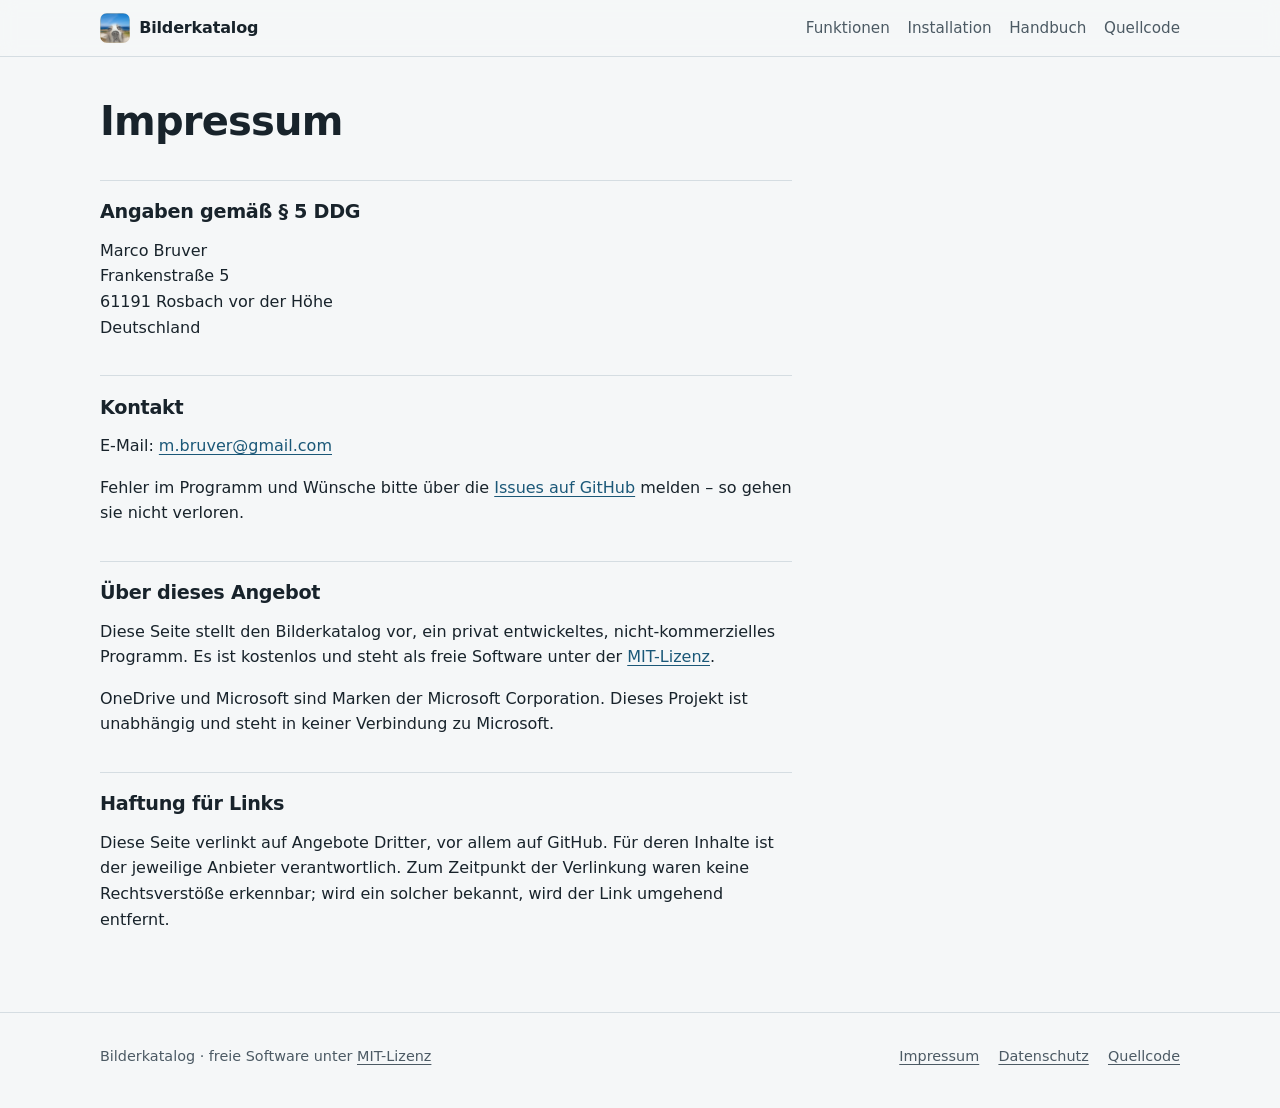
<file: docs/impressum.html>
<!doctype html>
<html lang="de">
<head>
<meta charset="utf-8">
<meta name="viewport" content="width=device-width, initial-scale=1, viewport-fit=cover">
<title>Impressum · Bilderkatalog</title>
<meta name="robots" content="noindex">
<link rel="icon" type="image/png" href="favicon.png">
<link rel="apple-touch-icon" href="favicon.png">
<link rel="stylesheet" href="assets/site.css">
</head>
<body>

<header class="kopf">
  <div class="huelle">
    <a class="marke" href="index.html"><img class="marke-bild" src="favicon.png" alt="" width="30" height="30">Bilderkatalog</a>
    <nav class="navi" aria-label="Hauptnavigation">
      <a href="index.html#funktionen">Funktionen</a>
      <a href="index.html#installation">Installation</a>
      <a href="handbuch.html">Handbuch</a>
      <a href="https://github.com/mbruver-source/bilderkatalog">Quellcode</a>
    </nav>
  </div>
</header>

<main class="rechtliches">
  <div class="huelle">
    <article class="doku">
      <h1>Impressum</h1>

      <h2>Angaben gemäß § 5 DDG</h2>
      <p>Marco Bruver<br>Frankenstraße 5<br>61191 Rosbach vor der Höhe<br>Deutschland</p>

      <h2>Kontakt</h2>
      <p>E-Mail: <span class="kontakt-mail" data-u="revurb.m" data-d="moc.liamg">m.bruver [at] gmail [punkt] com</span></p>
      <p>Fehler im Programm und Wünsche bitte über die <a href="https://github.com/mbruver-source/bilderkatalog/issues">Issues auf GitHub</a> melden – so gehen sie nicht verloren.</p>

      <h2>Über dieses Angebot</h2>
      <p>Diese Seite stellt den Bilderkatalog vor, ein privat entwickeltes, nicht-kommerzielles Programm. Es ist kostenlos und steht als freie Software unter der <a href="https://github.com/mbruver-source/bilderkatalog/blob/main/LICENSE">MIT-Lizenz</a>.</p>
      <p>OneDrive und Microsoft sind Marken der Microsoft Corporation. Dieses Projekt ist unabhängig und steht in keiner Verbindung zu Microsoft.</p>

      <h2>Haftung für Links</h2>
      <p>Diese Seite verlinkt auf Angebote Dritter, vor allem auf GitHub. Für deren Inhalte ist der jeweilige Anbieter verantwortlich. Zum Zeitpunkt der Verlinkung waren keine Rechtsverstöße erkennbar; wird ein solcher bekannt, wird der Link umgehend entfernt.</p>
    </article>
  </div>
</main>

<footer class="fuss">
  <div class="huelle">
    <span>Bilderkatalog · freie Software unter <a href="https://github.com/mbruver-source/bilderkatalog/blob/main/LICENSE">MIT-Lizenz</a></span>
    <nav aria-label="Weitere Links">
      <a href="impressum.html" aria-current="page">Impressum</a>
      <a href="datenschutz.html">Datenschutz</a>
      <a href="https://github.com/mbruver-source/bilderkatalog">Quellcode</a>
    </nav>
  </div>
</footer>

<script src="assets/kontakt.js"></script>
</body>
</html>
</file>
<file: docs/assets/site.css>
/* Bilderkatalog - Projektseite (GitHub Pages), Gestaltung wie beim SHS-Prüfungsprogramm
   Bewusst ohne externe Schriften/CDNs: Die Seite lädt nichts von Drittanbietern. */

:root {
  color-scheme: light;
  --grund: #f5f7f8;
  --flaeche: #ffffff;
  --flaeche-2: #eaeff2;
  --tinte: #18232b;
  --tinte-2: #4c5a64;
  --linie: #d5dde2;
  --akzent: #d2691e;        /* Sonnenschirm-Orange aus dem Programmsymbol */
  --akzent-tinte: #ffffff;
  --akzent-hell: #fcebdc;
  --wald: #1b5878;          /* Meerblau */
  --wald-hell: #dfedf4;
  --gut: #2f7a4f;
  --schlecht: #a8322a;
  --schatten: 0 1px 2px rgb(27 36 32 / 6%), 0 8px 28px rgb(27 36 32 / 10%);
  --radius: 10px;
  --breite: 1120px;
  --text: 68ch;
  --schrift: "Segoe UI Variable Text", "Segoe UI", system-ui, -apple-system, "Helvetica Neue", Arial, sans-serif;
  --schrift-titel: "Segoe UI Variable Display", "Segoe UI", system-ui, -apple-system, "Helvetica Neue", Arial, sans-serif;
  --schrift-mono: "Cascadia Mono", ui-monospace, "SFMono-Regular", Consolas, monospace;
}

@media (prefers-color-scheme: dark) {
  :root:not([data-theme="light"]) {
    color-scheme: dark;
    --grund: #0f1519;
    --flaeche: #172028;
    --flaeche-2: #1f2a33;
    --tinte: #e5ebe7;
    --tinte-2: #a3b0a9;
    --linie: #2c3a45;
    --akzent: #ec8746;
    --akzent-tinte: #1a0e06;
    --akzent-hell: #3a2518;
    --wald: #8cc6e2;
    --wald-hell: #17293a;
    --gut: #6fc28f;
    --schlecht: #ef8a80;
    --schatten: 0 1px 2px rgb(0 0 0 / 30%), 0 10px 30px rgb(0 0 0 / 35%);
  }
}
:root[data-theme="dark"] {
  color-scheme: dark;
  --grund: #0f1519;
  --flaeche: #172028;
  --flaeche-2: #1f2a33;
  --tinte: #e5ebe7;
  --tinte-2: #a3b0a9;
  --linie: #2c3a45;
  --akzent: #ec8746;
  --akzent-tinte: #1a0e06;
  --akzent-hell: #3a2518;
  --wald: #8cc6e2;
  --wald-hell: #17293a;
  --gut: #6fc28f;
  --schlecht: #ef8a80;
  --schatten: 0 1px 2px rgb(0 0 0 / 30%), 0 10px 30px rgb(0 0 0 / 35%);
}

*, *::before, *::after { box-sizing: border-box; }
html { -webkit-text-size-adjust: 100%; scroll-padding-top: 5rem; }
body {
  margin: 0;
  background: var(--grund);
  color: var(--tinte);
  font: 1rem/1.6 var(--schrift);
}
img { max-width: 100%; height: auto; display: block; }
a { color: var(--wald); text-underline-offset: 0.18em; }
a:hover { color: var(--akzent); }
:focus-visible { outline: 3px solid var(--akzent); outline-offset: 2px; border-radius: 3px; }
h1, h2, h3 { font-family: var(--schrift-titel); text-wrap: balance; line-height: 1.2; margin: 0; }
p { margin: 0; }
@media (prefers-reduced-motion: reduce) { * { scroll-behavior: auto !important; transition: none !important; } }
@media (prefers-reduced-motion: no-preference) { html { scroll-behavior: smooth; } }

.huelle { max-width: var(--breite); margin-inline: auto; padding-inline: 20px; }

/* ---------- Kopfleiste ---------- */
.kopf {
  position: sticky; top: env(safe-area-inset-top, 0px); z-index: 10;
  background: color-mix(in srgb, var(--grund) 88%, transparent);
  backdrop-filter: blur(8px);
  border-bottom: 1px solid var(--linie);
}
.kopf .huelle { display: flex; align-items: center; gap: 1.25rem; min-height: 3.5rem; flex-wrap: wrap; }
.marke { display: flex; align-items: center; gap: 0.55rem; font-weight: 700; color: var(--tinte); text-decoration: none; letter-spacing: -0.01em; }
.marke:hover { color: var(--tinte); }
.marke-zeichen {
  width: 1.9rem; height: 1.9rem; border-radius: 7px; display: grid; place-items: center;
  background: var(--wald); color: var(--grund); font: 700 0.72rem/1 var(--schrift-mono); letter-spacing: 0.02em;
}
.navi { display: flex; gap: 1.1rem; margin-left: auto; flex-wrap: wrap; font-size: 0.95rem; }
.navi a { color: var(--tinte-2); text-decoration: none; }
.navi a:hover, .navi a[aria-current="page"] { color: var(--tinte); text-decoration: underline; }

/* ---------- Knöpfe ---------- */
.knopf {
  display: inline-flex; align-items: center; gap: 0.5rem;
  padding: 0.8rem 1.25rem; border-radius: 8px; font-weight: 650; text-decoration: none;
  border: 1px solid transparent; transition: transform .12s ease, background-color .12s ease;
}
.knopf-haupt { background: var(--akzent); color: var(--akzent-tinte); }
.knopf-haupt:hover { color: var(--akzent-tinte); transform: translateY(-1px); background: color-mix(in srgb, var(--akzent) 88%, var(--tinte)); }
.knopf-neben { border-color: var(--linie); color: var(--tinte); background: var(--flaeche); }
.knopf-neben:hover { color: var(--tinte); border-color: var(--tinte-2); }

/* ---------- Startbereich ---------- */
.start { padding-block: 3.5rem 3rem; }
.start .huelle { display: grid; grid-template-columns: minmax(0, 5fr) minmax(0, 7fr); gap: 3rem; align-items: center; }
.stichwort { font: 600 0.78rem/1.3 var(--schrift-mono); letter-spacing: 0.08em; text-transform: uppercase; color: var(--akzent); }
.start h1 { font-size: clamp(1.9rem, 3.4vw, 2.6rem); font-weight: 750; letter-spacing: -0.025em; margin-top: 0.7rem; }
.start .lead { font-size: 1.15rem; color: var(--tinte-2); margin-top: 1.1rem; max-width: 34rem; }
.aktionen { display: flex; gap: 0.75rem; flex-wrap: wrap; margin-top: 1.75rem; }
.fakten { display: flex; gap: 0.4rem 1.1rem; flex-wrap: wrap; margin: 1.25rem 0 0; padding: 0; list-style: none; font-size: 0.9rem; color: var(--tinte-2); }
.fakten li::before { content: "✓"; color: var(--gut); font-weight: 700; margin-right: 0.35rem; }

.fenster { border-radius: var(--radius); overflow: hidden; background: var(--flaeche); box-shadow: var(--schatten); border: 1px solid var(--linie); }
.fenster-leiste { display: flex; gap: 6px; align-items: center; padding: 0.55rem 0.8rem; border-bottom: 1px solid var(--linie); background: var(--flaeche-2); font: 0.75rem/1 var(--schrift-mono); color: var(--tinte-2); }
.fenster-leiste span:first-child { flex: 1; }

/* Wertnoten-Leiste: die echten Punktgrenzen (ED) aus der Hilfstabelle */
.skala { margin-top: 2.25rem; }
.skala-titel { font-size: 0.85rem; color: var(--tinte-2); margin-bottom: 0.5rem; }
.skala-balken { display: grid; grid-template-columns: 70fr 10fr 10fr 6fr 5fr; border-radius: 6px; overflow: hidden; font: 600 0.78rem/1 var(--schrift-mono); font-variant-numeric: tabular-nums; }
.skala-balken > div { padding: 0.55rem 0.4rem; text-align: center; white-space: nowrap; overflow: hidden; }
.skala-balken .nb { background: color-mix(in srgb, var(--schlecht) 16%, var(--flaeche)); color: var(--schlecht); text-align: left; padding-left: 0.7rem; }
.skala-balken .b  { background: color-mix(in srgb, var(--wald) 22%, var(--flaeche)); }
.skala-balken .g  { background: color-mix(in srgb, var(--wald) 40%, var(--flaeche)); }
.skala-balken .sg { background: color-mix(in srgb, var(--wald) 62%, var(--flaeche)); color: var(--grund); }
.skala-balken .v  { background: var(--wald); color: var(--grund); }
.skala-achse { display: grid; grid-template-columns: 70fr 10fr 10fr 6fr 5fr; font: 0.72rem/1 var(--schrift-mono); color: var(--tinte-2); margin-top: 0.35rem; font-variant-numeric: tabular-nums; }
.skala-achse span { text-align: left; }

/* ---------- Abschnitte ---------- */
.abschnitt { padding-block: 4rem; }
.abschnitt + .abschnitt { border-top: 1px solid var(--linie); }
.abschnitt-kopf { max-width: 44rem; margin-bottom: 2.25rem; }
.abschnitt-kopf h2 { font-size: clamp(1.6rem, 3vw, 2.1rem); letter-spacing: -0.02em; font-weight: 720; }
.abschnitt-kopf p { color: var(--tinte-2); margin-top: 0.7rem; font-size: 1.05rem; }

/* Ablauf: echte Reihenfolge eines Prüfungstermins */
.ablauf { list-style: none; margin: 0; padding: 0; display: grid; grid-template-columns: repeat(6, minmax(0, 1fr)); gap: 0; counter-reset: schritt; }
.ablauf li { counter-increment: schritt; position: relative; padding: 2.4rem 1rem 0 0; }
.ablauf li::before {
  content: counter(schritt); position: absolute; top: 0; left: 0;
  width: 1.8rem; height: 1.8rem; border-radius: 50%; display: grid; place-items: center;
  background: var(--flaeche); border: 2px solid var(--wald); color: var(--wald); font: 700 0.85rem/1 var(--schrift-mono);
}
.ablauf li::after { content: ""; position: absolute; top: 0.9rem; left: 2.1rem; right: 0.3rem; height: 2px; background: var(--linie); }
.ablauf li:last-child::after { display: none; }
.ablauf li:last-child::before { background: var(--akzent); border-color: var(--akzent); color: var(--akzent-tinte); }
.ablauf strong { display: block; font-size: 1rem; }
.ablauf span { display: block; font-size: 0.88rem; color: var(--tinte-2); margin-top: 0.25rem; }

/* Funktionen */
.funktionen { display: grid; grid-template-columns: repeat(3, minmax(0, 1fr)); gap: 1px; background: var(--linie); border: 1px solid var(--linie); border-radius: var(--radius); overflow: hidden; }
.funktion { background: var(--flaeche); padding: 1.4rem 1.4rem 1.5rem; }
.funktion h3 { font-size: 1.05rem; font-weight: 680; }
.funktion p { color: var(--tinte-2); font-size: 0.93rem; margin-top: 0.45rem; }
.kuerzel { display: inline-block; font: 600 0.72rem/1 var(--schrift-mono); color: var(--wald); background: var(--wald-hell); padding: 0.28rem 0.45rem; border-radius: 4px; margin-bottom: 0.7rem; letter-spacing: 0.04em; }

.bilder { display: grid; grid-template-columns: minmax(0, 3fr) minmax(0, 2fr); gap: 1.5rem; margin-top: 2.5rem; align-items: start; }
.bilder figure { margin: 0; }
.bilder figcaption { font-size: 0.88rem; color: var(--tinte-2); margin-top: 0.6rem; }

/* Zweispaltige Inhaltsblöcke */
.zwei { display: grid; grid-template-columns: repeat(2, minmax(0, 1fr)); gap: 2.5rem; }
.block h2 { font-size: 1.45rem; letter-spacing: -0.015em; font-weight: 700; }
.block > p { color: var(--tinte-2); margin-top: 0.7rem; }
.liste { margin: 1rem 0 0; padding: 0; list-style: none; display: grid; gap: 0.8rem; }
.liste li { padding-left: 1.4rem; position: relative; }
.liste li::before { content: ""; position: absolute; left: 0; top: 0.62em; width: 0.5rem; height: 0.5rem; border-radius: 2px; background: var(--wald); }
.block .mehr { margin-top: 1rem; display: inline-block; font-weight: 600; }

.hinweis { background: var(--akzent-hell); border-radius: var(--radius); padding: 1.5rem 1.6rem; display: grid; grid-template-columns: minmax(0, 1fr) auto; gap: 1.5rem; align-items: center; }
.hinweis h2 { font-size: 1.3rem; font-weight: 700; }
.hinweis p { margin-top: 0.4rem; color: var(--tinte-2); max-width: 46rem; }

.install { counter-reset: s; list-style: none; margin: 1rem 0 0; padding: 0; display: grid; gap: 0.9rem; }
.install li { counter-increment: s; display: grid; grid-template-columns: 1.8rem minmax(0, 1fr); gap: 0.6rem; }
.install li::before { content: counter(s); font: 700 0.85rem/1.8rem var(--schrift-mono); color: var(--akzent); }
.taste { font: 600 0.88em/1 var(--schrift); background: var(--flaeche-2); border: 1px solid var(--linie); border-bottom-width: 2px; border-radius: 5px; padding: 0.15em 0.45em; white-space: nowrap; }

/* ---------- Fuß ---------- */
.fuss { border-top: 1px solid var(--linie); padding-block: 2rem 2.5rem; font-size: 0.9rem; color: var(--tinte-2); }
.fuss .huelle { display: flex; gap: 0.6rem 1.5rem; flex-wrap: wrap; align-items: center; }
.fuss nav { display: flex; gap: 0.5rem 1.2rem; flex-wrap: wrap; margin-left: auto; }
.fuss a { color: var(--tinte-2); }

/* ---------- Anleitungsseiten (Handbuch/Umstieg) ---------- */
.anleitung .huelle { display: grid; grid-template-columns: 16rem minmax(0, 1fr); gap: 3rem; padding-block: 2.5rem 4rem; align-items: start; }
.inhalt-navi { position: sticky; top: calc(env(safe-area-inset-top, 0px) + 4.5rem); max-height: calc(100vh - 6rem); overflow-y: auto; font-size: 0.9rem; }
.inhalt-navi .titel { font: 600 0.72rem/1 var(--schrift-mono); letter-spacing: 0.08em; text-transform: uppercase; color: var(--tinte-2); margin-bottom: 0.8rem; }
.inhalt-navi ol { list-style: none; margin: 0; padding: 0; display: grid; gap: 0.1rem; }
.inhalt-navi a { display: block; padding: 0.3rem 0.6rem; border-radius: 6px; color: var(--tinte-2); text-decoration: none; border-left: 2px solid transparent; }
.inhalt-navi a:hover { color: var(--tinte); background: var(--flaeche-2); }
.inhalt-navi a.aktiv { color: var(--tinte); border-left-color: var(--akzent); background: var(--flaeche); font-weight: 600; }
.inhalt-navi .andere { margin-top: 1.4rem; padding-top: 1rem; border-top: 1px solid var(--linie); display: grid; gap: 0.4rem; }
.inhalt-navi .andere a { padding: 0.2rem 0.6rem; }

.inhalt-navi-mobil { display: none; }

.doku { max-width: var(--text); min-width: 0; }
.doku h1 { font-size: clamp(1.9rem, 3.6vw, 2.5rem); letter-spacing: -0.02em; font-weight: 750; margin-bottom: 1rem; }
.doku h2 { font-size: 1.55rem; letter-spacing: -0.015em; margin: 3rem 0 0.9rem; padding-top: 1.5rem; border-top: 1px solid var(--linie); font-weight: 700; }
.doku h3 { font-size: 1.15rem; margin: 2rem 0 0.6rem; font-weight: 680; }
.doku p, .doku ul, .doku ol, .doku table, .doku blockquote, .doku pre { margin: 0 0 1rem; }
.doku ul, .doku ol { padding-left: 1.4rem; }
.doku li { margin-bottom: 0.3rem; }
.doku li > ul, .doku li > ol { margin: 0.3rem 0 0; }
.doku hr { display: none; }
.doku img { border-radius: 8px; border: 1px solid var(--linie); box-shadow: var(--schatten); margin: 0.5rem 0; }
.doku code { font: 0.88em var(--schrift-mono); background: var(--flaeche-2); padding: 0.1em 0.35em; border-radius: 4px; }
.doku pre { background: var(--flaeche-2); padding: 1rem; border-radius: 8px; overflow-x: auto; }
.doku pre code { background: none; padding: 0; }
.doku blockquote { border-left: 3px solid var(--akzent); background: var(--akzent-hell); padding: 0.8rem 1rem; border-radius: 0 8px 8px 0; }
.doku blockquote > :last-child { margin-bottom: 0; }
.tabelle-huelle { overflow-x: auto; margin: 0 0 1rem; }
.doku table { border-collapse: collapse; width: 100%; font-size: 0.93rem; margin: 0; }
.doku th, .doku td { border-bottom: 1px solid var(--linie); padding: 0.55rem 0.7rem; text-align: left; vertical-align: top; }
.doku th { background: var(--flaeche-2); font-weight: 650; }
.doku .laden, .doku .fehler { color: var(--tinte-2); }
.doku .fehler { color: var(--schlecht); }
.doku h1 + p, .doku h1 + p + p { font-size: 1.07rem; }

/* ---------- Schmal ---------- */
@media (max-width: 900px) {
  .start .huelle { grid-template-columns: minmax(0, 1fr); gap: 2.25rem; }
  .ablauf { grid-template-columns: repeat(3, minmax(0, 1fr)); row-gap: 1.8rem; }
  .ablauf li:nth-child(3)::after { display: none; }
  .funktionen { grid-template-columns: repeat(2, minmax(0, 1fr)); }
  .anleitung .huelle { grid-template-columns: minmax(0, 1fr); gap: 1.5rem; }
  .inhalt-navi { display: none; }
  .inhalt-navi-mobil { display: block; border: 1px solid var(--linie); border-radius: 8px; background: var(--flaeche); }
  .inhalt-navi-mobil summary { padding: 0.75rem 1rem; font-weight: 600; cursor: pointer; }
  .inhalt-navi-mobil ol { margin: 0; padding: 0 1rem 1rem 2.2rem; display: grid; gap: 0.35rem; }
}
@media (max-width: 640px) {
  /* Kopfleiste ist hier mehrzeilig (Marke + zweizeilige Navigation, ~124 px) - Sprungziele sonst darunter verdeckt */
  html { scroll-padding-top: 10.5rem; }
  .huelle { padding-inline: 16px; }
  .navi { margin-left: 0; width: 100%; padding-bottom: 0.6rem; gap: 0.9rem; }
  .start { padding-block: 2rem 2rem; }
  .abschnitt { padding-block: 3rem; }
  .ablauf { grid-template-columns: minmax(0, 1fr); row-gap: 1rem; }
  .ablauf li { padding: 0 0 0 2.6rem; min-height: 1.8rem; }
  .ablauf li::after { display: none; }
  .funktionen, .zwei, .bilder { grid-template-columns: minmax(0, 1fr); }
  .hinweis { grid-template-columns: minmax(0, 1fr); }
  .skala-balken > div { font-size: 0.68rem; padding-inline: 0.15rem; }
}

/* ---------- Impressum / Datenschutz ---------- */
.rechtliches .huelle { padding-block: 2.5rem 4rem; }
.rechtliches .doku h2 { font-size: 1.2rem; margin-top: 2.2rem; padding-top: 1.2rem; }
.rechtliches .doku .stand { margin-top: 2.5rem; font-size: 0.88rem; color: var(--tinte-2); }

/* ---------- Bilderkatalog ---------- */
.marke-bild { width: 1.9rem; height: 1.9rem; border-radius: 7px; }
.fenster img { width: 100%; }
.versprechen { display: grid; grid-template-columns: repeat(4, minmax(0, 1fr)); gap: 1rem; margin-top: 2.5rem; }
.versprechen div { background: var(--flaeche); border: 1px solid var(--linie); border-radius: var(--radius); padding: 1rem 1.1rem; }
.versprechen strong { display: block; }
.versprechen span { color: var(--tinte-2); font-size: 0.9rem; }
@media (max-width: 900px) { .versprechen { grid-template-columns: repeat(2, minmax(0, 1fr)); } }
@media (max-width: 640px) { .versprechen { grid-template-columns: minmax(0, 1fr); } }
.ablauf.vier { grid-template-columns: repeat(4, minmax(0, 1fr)); }
@media (max-width: 900px) {
  .ablauf.vier { grid-template-columns: repeat(2, minmax(0, 1fr)); }
  .ablauf.vier li:nth-child(3)::after { display: block; }
  .ablauf.vier li:nth-child(2)::after { display: none; }
}
@media (max-width: 640px) {
  .ablauf.vier { grid-template-columns: minmax(0, 1fr); }
  .ablauf.vier li::after { display: none !important; }
}
</file>
